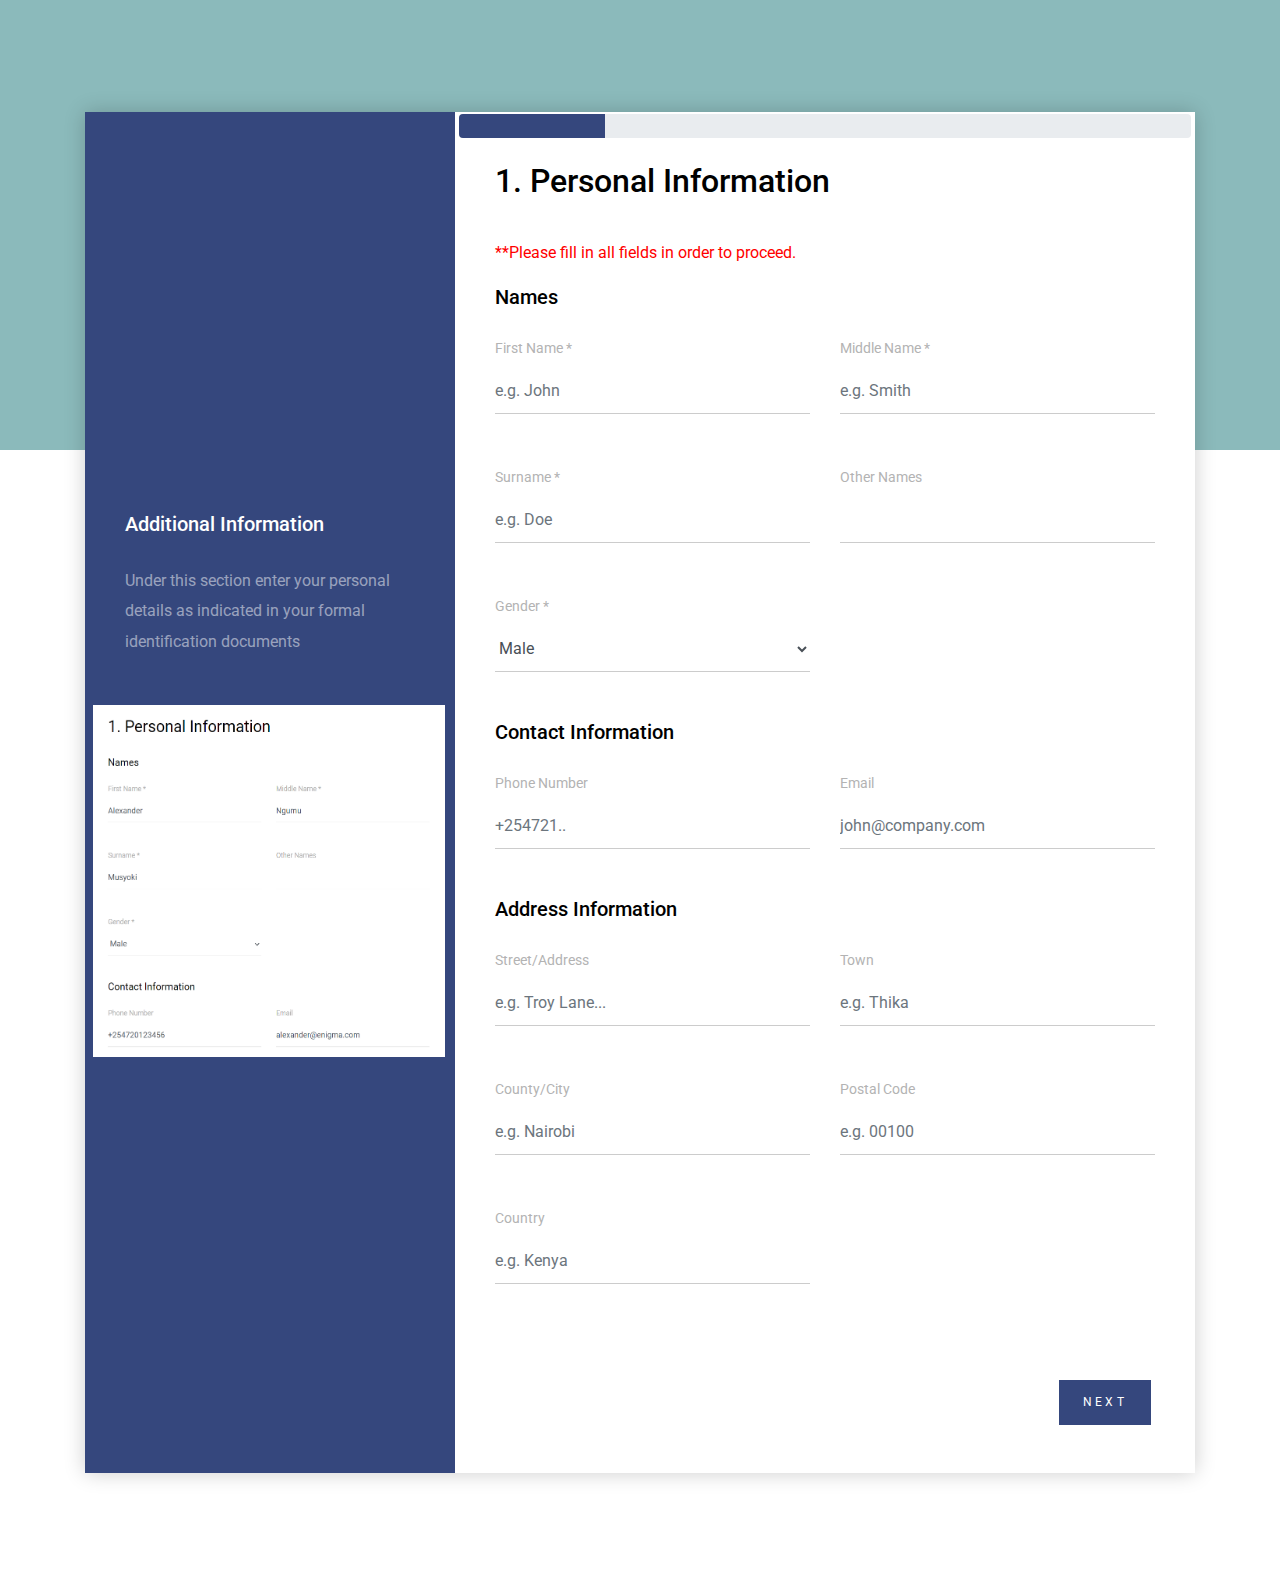
<file: index.html>
<!doctype html>
<html lang="en">
  <head>
    <!-- Required meta tags -->
    <meta charset="utf-8">
    <meta name="viewport" content="width=device-width, initial-scale=1, shrink-to-fit=no">
    <link href="https://fonts.googleapis.com/css?family=Roboto:400,700,900&display=swap" rel="stylesheet">

    <link rel="stylesheet" href="fonts/icomoon/style.css">


    <!-- Bootstrap CSS -->
    <link rel="stylesheet" href="css/bootstrap.min.css">
    
    <!-- Style -->
    <link rel="stylesheet" href="css/style.css">

    <title>Scholarship Form</title>
  </head>
  <body>
  

  <div class="content">
    
    <div class="container">
      <div class="row align-items-stretch no-gutters contact-wrap">
        <div class="col-md-4">
          <div class="contact-info h-100">
            <h3>Additional Information</h3>
            <p class="mb-5">Under this section enter your personal details as indicated in your formal identification documents</p>
            <img src="images/personal-filled.png" alt="">
          </div>
        </div>

        <div class="col-md-8">
          <div class="form h-100">
            <div class="progress" style="height: 2em; margin-top: -3.2em; margin-bottom: 2em; margin-left: -3em; width: 61em">
              <div class="progress-bar" role="progressbar" style="width: 20%; background: #35477d" aria-valuenow="25" aria-valuemin="0" aria-valuemax="100"></div>
            </div>

            <h2>1. Personal Information</h2>
            <form class="mb-5" method="post" id="contactForm" autocomplete="on" name="contactForm">
              <p style="color:red">**Please fill in all fields in order to proceed.</p>
              <h5>Names</h5>
              <div class="row">
                <div class="col-md-6 form-group mb-5">
                  <label for="" class="col-form-label">First Name *</label>
                  <input type="text" class="form-control c-error c-validation" name="firstName" id="firstName"  placeholder="e.g. John">
                </div>
                <div class="col-md-6 form-group mb-5">
                  <label for="" class="col-form-label">Middle Name *</label>
                  <input type="text" class="form-control" name="midName" id="midName"  placeholder="e.g. Smith">
                </div>
                <div class="col-md-6 form-group mb-5">
                  <label for="" class="col-form-label">Surname *</label>
                  <input type="text" class="form-control" name="surname" id="surname"  placeholder="e.g. Doe">
                </div>
                <div class="col-md-6 form-group mb-5">
                  <label for="" class="col-form-label">Other Names</label>
                  <input type="text" class="form-control" name="otherNames"  placeholder="">
                </div>
                <div class="col-md-6 form-group mb-5">
                  <label for="gender" class="col-form-label">Gender *</label>
                  <select  name="gender" class="form-control" id="gender">
                    <option value="male">Male</option>
                    <option value="female">Female</option>
                  </select>
                </div>
              </div>

              <h5>Contact Information</h5>
              <div class="row">
                <div class="col-md-6 form-group mb-5">
                  <label for="" class="col-form-label">Phone Number</label>
                  <input type="text" class="form-control"  name="phone" id="phone" placeholder="+254721..">
                </div>
                <div class="col-md-6 form-group mb-5">
                  <label for="" class="col-form-label">Email</label>
                  <input type="text" class="form-control"  name="email" id="email"  placeholder="john@company.com">
                </div>
              </div>

              <h5>Address Information</h5>
              <div class="row">
                <div class="col-md-6 form-group mb-5">
                  <label for="" class="col-form-label">Street/Address</label>
                  <input type="text" class="form-control"  name="street" id="street" placeholder="e.g. Troy Lane...">
                </div>
                <div class="col-md-6 form-group mb-5">
                  <label for="" class="col-form-label">Town</label>
                  <input type="text" class="form-control"  name="town" id="town"  placeholder="e.g. Thika">
                </div>
                <div class="col-md-6 form-group mb-5">
                  <label for="" class="col-form-label">County/City</label>
                  <input type="text" class="form-control"  name="county" id="county"  placeholder="e.g. Nairobi">
                </div>
                <div class="col-md-6 form-group mb-5">
                  <label for="" class="col-form-label">Postal Code</label>
                  <input type="text" class="form-control" name="postal" id="postal"  placeholder="e.g. 00100">
                </div>
                <div class="col-md-6 form-group mb-5">
                  <label for="" class="col-form-label">Country</label>
                  <input type="text" class="form-control"  name="country" id="country"  placeholder="e.g. Kenya">
                </div>
              </div>
            </form>
            <div style="float: left;" class="row">
              <div style="margin-left: 4.5em" class="col-md-1 form-group mb-5">
                <form method="GET" action="education.html">
                  <button id="next" class="btn btn-primary rounded-0 py-2 px-4">Next</button>
                </form>  </div>
            </div>
          </div>
        </div>
      </div>
    </div>

  </div>

    <script src="js/jquery-3.3.1.min.js"></script>
    <script src="js/popper.min.js"></script>
    <script src="js/bootstrap.min.js"></script>
    <script src="js/jquery.validate.min.js"></script>
    <script src="js/main.js"></script>

  </body>
</html>
</file>
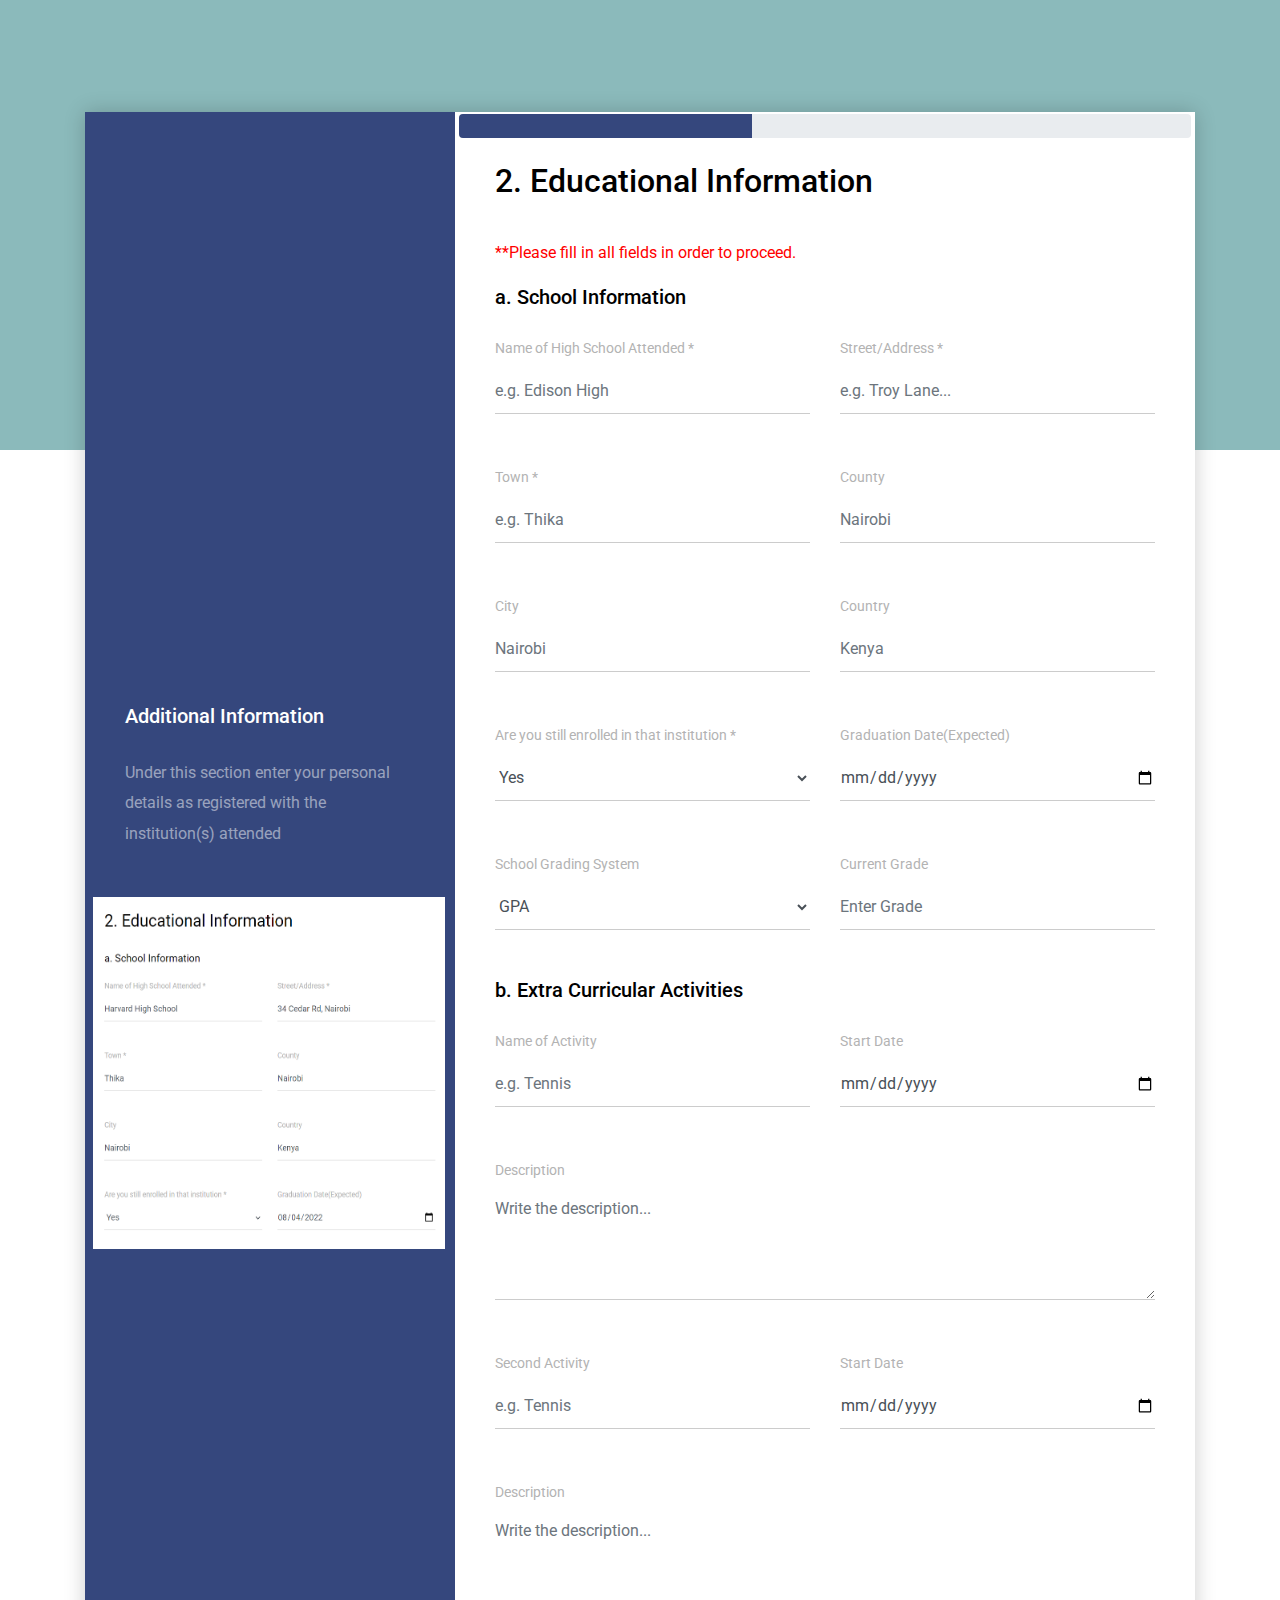
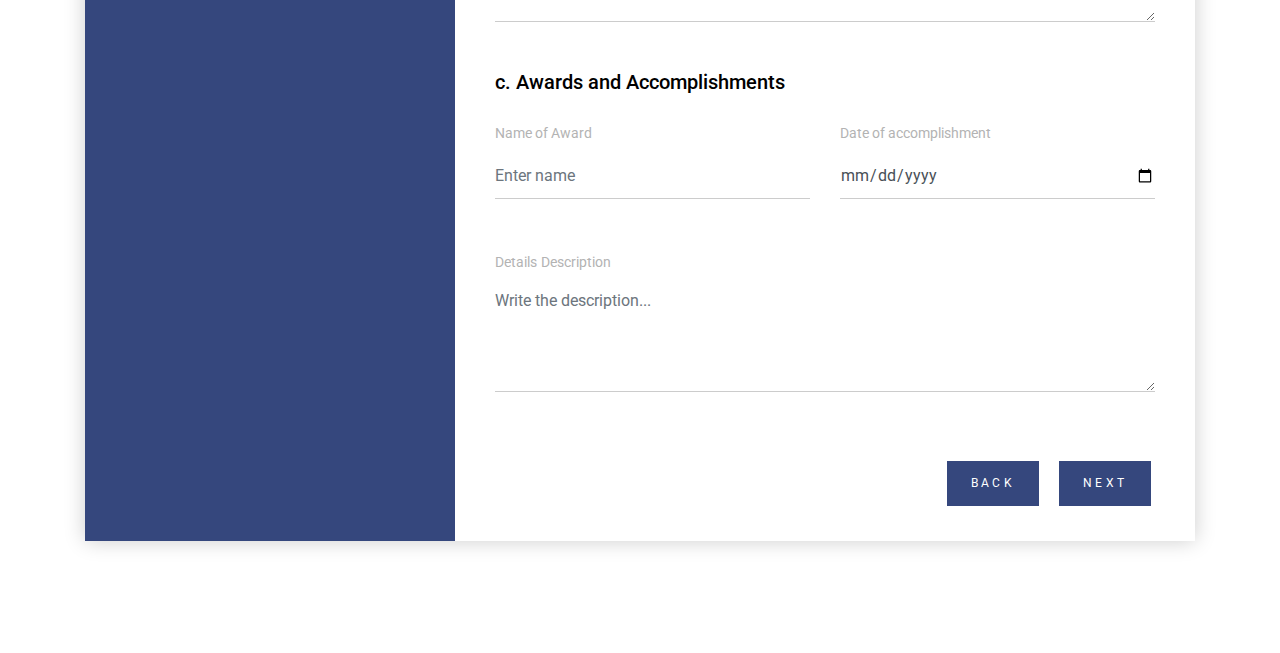
<file: education.html>
<!doctype html>
<html lang="en">
  <head>
    <!-- Required meta tags -->
    <meta charset="utf-8">
    <meta name="viewport" content="width=device-width, initial-scale=1, shrink-to-fit=no">
    <link href="https://fonts.googleapis.com/css?family=Roboto:400,700,900&display=swap" rel="stylesheet">

    <link rel="stylesheet" href="fonts/icomoon/style.css">


    <!-- Bootstrap CSS -->
    <link rel="stylesheet" href="css/bootstrap.min.css">
    
    <!-- Style -->
    <link rel="stylesheet" href="css/style.css">

    <title>Scholarship Form</title>
  </head>
  <body>
  

  <div class="content">
    <div class="container">
      <div class="row align-items-stretch no-gutters contact-wrap">
        <div class="col-md-4">
          <div style="padding-top: 37em !important" class="contact-info h-100">
            <h3>Additional Information</h3>
            <p class="mb-5">Under this section enter your personal details as registered with the institution(s) attended</p>
            <img src="images/educational-filled.png" alt="">
          </div>
        </div>

        <div class="col-md-8">
          <div class="form h-100">
            <div class="progress" style="height: 2em; margin-top: -3.2em; margin-bottom: 2em; margin-left: -3em; width: 61em">
              <div class="progress-bar" role="progressbar" style="width: 40%; background: #35477d" aria-valuenow="25" aria-valuemin="0" aria-valuemax="100"></div>
            </div>

            <h2>2. Educational Information</h2>

            <form class="mb-5" method="post" id="contactForm" name="contactForm">
              <p style="color:red">**Please fill in all fields in order to proceed.</p>
              <h5>a. School Information</h5>
              <div class="row">
                <div class="col-md-6 form-group mb-5">
                  <label for="" class="col-form-label">Name of High School Attended *</label>
                  <input type="text" class="form-control" required name="name" id="highName" placeholder="e.g. Edison High">
                </div>
                <div class="col-md-6 form-group mb-5">
                  <label for="" class="col-form-label">Street/Address *</label>
                  <input type="text" class="form-control" required name="name" id="street"  placeholder="e.g. Troy Lane...">
                </div>
                <div class="col-md-6 form-group mb-5">
                  <label for="" class="col-form-label">Town *</label>
                  <input type="text" class="form-control" required name="name" id="town"  placeholder="e.g. Thika">
                </div>
                <div class="col-md-6 form-group mb-5">
                  <label for="" class="col-form-label">County</label>
                  <input type="text" class="form-control" required name="name" id="county"  placeholder="Nairobi">
                </div>
                <div class="col-md-6 form-group mb-5">
                    <label for="" class="col-form-label">City</label>
                    <input type="text" class="form-control" required name="name" id="city"  placeholder="Nairobi">
                </div>
                <div class="col-md-6 form-group mb-5">
                    <label for="" class="col-form-label">Country</label>
                    <input type="text" class="form-control" required name="name" id="country"  placeholder="Kenya">
                </div>
                <div class="col-md-6 form-group mb-5">
                  <label for="gender" class="col-form-label">Are you still enrolled in that institution *</label>
                  <select name="gender" class="form-control" required id="enrol">
                    <option value="yes">Yes</option>
                    <option value="no">No</option>
                  </select>
                </div>
                <div class="col-md-6 form-group mb-5">
                    <label for="" class="col-form-label">Graduation Date(Expected) </label>
                    <input type="date" class="form-control" required name="name" id="gradDate"  placeholder="Kenya">
                  </div>
                  <div class="col-md-6 form-group mb-5">
                    <label for="" class="col-form-label">School Grading System </label>
                    <select name="grading" class="form-control" required id="grading">
                        <option value="gpa">GPA</option>
                        <option value="igcse">IGCSE</option>
                        <option value="kcse">KCSE</option>
                      </select>
                  </div>
                  <div class="col-md-6 form-group mb-5">
                    <label for="" class="col-form-label">Current Grade </label>
                    <input type="text" class="form-control" required name="name" id="cGrade"  placeholder="Enter Grade">
                  </div>
              </div>

              <h5>b. Extra Curricular Activities</h5>
              <div class="row">
                <div class="col-md-6 form-group mb-5">
                  <label for="" class="col-form-label">Name of Activity</label>
                  <input type="text" class="form-control" name="phone" id="phone" placeholder="e.g. Tennis">
                </div>
                <div class="col-md-6 form-group mb-5">
                  <label for="" class="col-form-label">Start Date</label>
                  <input type="date" class="form-control" name="email" id="email"  placeholder="">
                </div>
                <div class="col-md-12 form-group mb-5">
                    <label for="message" class="col-form-label">Description</label>
                    <textarea class="form-control" name="message" id="message" cols="30" rows="4"  placeholder="Write the description..."></textarea>
                </div>
              </div>
              <div class="row">
                <div class="col-md-6 form-group mb-5">
                  <label for="" class="col-form-label">Second Activity</label>
                  <input type="text" class="form-control" name="phone" id="phone" placeholder="e.g. Tennis">
                </div>
                <div class="col-md-6 form-group mb-5">
                  <label for="" class="col-form-label">Start Date</label>
                  <input type="date" class="form-control" name="date" id="date"  placeholder="">
                </div>
                <div class="col-md-12 form-group mb-5">
                    <label for="message" class="col-form-label">Description</label>
                    <textarea class="form-control" name="message" id="message" cols="30" rows="4"  placeholder="Write the description..."></textarea>
                </div>
              </div>

              <h5>c. Awards and Accomplishments</h5>
              <div class="row">
                <div class="col-md-6 form-group mb-5">
                  <label for="" class="col-form-label">Name of Award</label>
                  <input type="text" class="form-control" name="street" id="street" placeholder="Enter name">
                </div>
                <div class="col-md-6 form-group mb-5">
                  <label for="" class="col-form-label">Date of accomplishment</label>
                  <input type="date" class="form-control" name="town" id="town"  placeholder="e.g. London">
                </div>
                <div class="col-md-12 form-group mb-5">
                  <label for="" class="col-form-label">Details</label>
                  <label for="message" class="col-form-label">Description</label>
                    <textarea class="form-control" name="message" id="message" cols="30" rows="4"  placeholder="Write the description..."></textarea>
                </div>
                </div>
              </div>
            </form>
            <div style="float: left; margin-top: -5em" class="row">
              <div style="margin-left: 0em" class="col-md-1 form-group mb-5">
                  <form method="GET" action="index.html">
                    <button  class="btn btn-primary rounded-0 py-2 px-4">Back</button>   
                  </form>
              </div>

              <div style="margin-left: 3em" class="col-md-1 form-group mb-5">
                <form method="GET" action="scholarship.html">
                  <button id="next" class="btn btn-primary rounded-0 py-2 px-4">Next</button>
                  </form>
                </div>
            </div>

          </div>
        </div>
      </div>
    </div>

  </div>
    
    

    <script src="js/jquery-3.3.1.min.js"></script>
    <script src="js/popper.min.js"></script>
    <script src="js/bootstrap.min.js"></script>
    <script src="js/jquery.validate.min.js"></script>
    <script src="js/main.js"></script>

  </body>
</html>
</file>
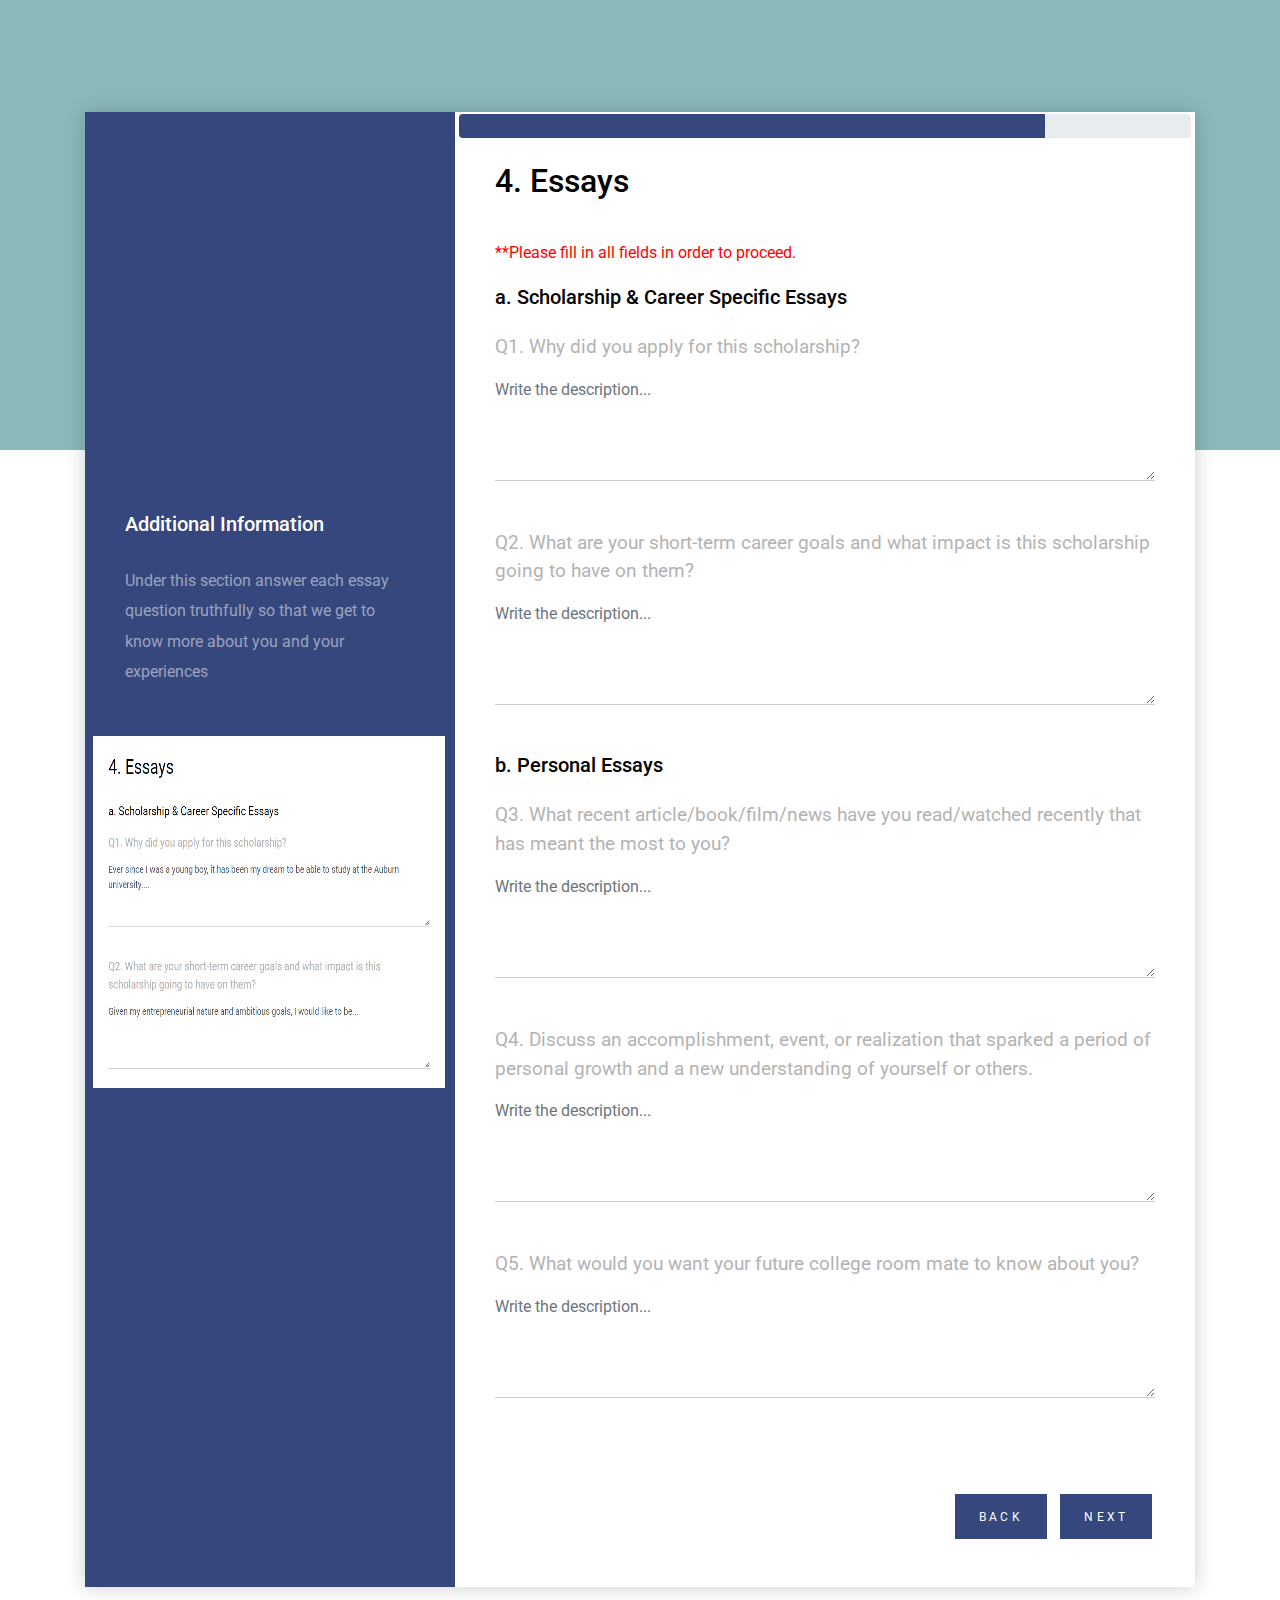
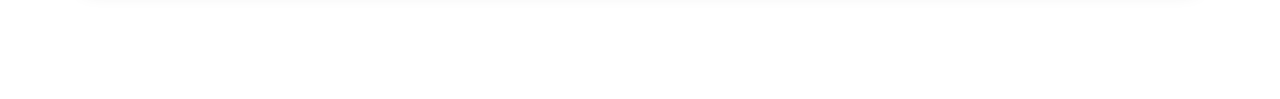
<file: essays.html>
<!doctype html>
<html lang="en">
  <head>
    <!-- Required meta tags -->
    <meta charset="utf-8">
    <meta name="viewport" content="width=device-width, initial-scale=1, shrink-to-fit=no">
    <link href="https://fonts.googleapis.com/css?family=Roboto:400,700,900&display=swap" rel="stylesheet">

    <link rel="stylesheet" href="fonts/icomoon/style.css">


    <!-- Bootstrap CSS -->
    <link rel="stylesheet" href="css/bootstrap.min.css">
    
    <!-- Style -->
    <link rel="stylesheet" href="css/style.css">

    <title>Scholarship Form</title>
  </head>
  <body>
  

  <div class="content">
    
    <div class="container">
      <div class="row align-items-stretch no-gutters contact-wrap">
        <div class="col-md-4">
          <div class="contact-info h-100">
            
            <h3>Additional Information</h3>
            <p class="mb-5">Under this section answer each essay question truthfully so that we get to know more about you and your experiences </p>
            <img src="images/essays-filled.png" alt="">
          </div>
        </div>

        <div class="col-md-8">
          <div class="form h-100">
            <div class="progress" style="height: 2em; margin-top: -3.2em; margin-bottom: 2em; margin-left: -3em; width: 61em">
              <div class="progress-bar" role="progressbar" style="width: 80%; background: #35477d" aria-valuenow="25" aria-valuemin="0" aria-valuemax="100"></div>
            </div>

            <h2>4. Essays</h2>
            <p style="color:red">**Please fill in all fields in order to proceed.</p>
            <form class="mb-5" method="post" id="contactForm" name="contactForm">
              <h5>a. Scholarship & Career Specific Essays</h5>
              <!-- <p style="color: red">NB:- Please specify only universities in Alabama or Texas</p> -->
              <div class="row">
                <div class="col-md-12 form-group mb-5">
                    <label style="font-size: 1.2em" for="message" class="col-form-label">Q1. Why did you apply for this scholarship?</label>
                    <textarea class="form-control" name="message" required id="message" cols="30" rows="4"  placeholder="Write the description..."></textarea>
                </div>
                <div class="col-md-12 form-group mb-5">
                    <label style="font-size: 1.2em" for="message" class="col-form-label">Q2. What are your short-term career goals and what impact is this scholarship going to have on them?</label>
                    <textarea class="form-control" name="message" required id="message" cols="30" rows="4"  placeholder="Write the description..."></textarea>
                </div>
              </div>

              <h5>b. Personal Essays</h5>
              <div class="row">
                <div class="col-md-12 form-group mb-5">
                    <label style="font-size: 1.2em" for="message" class="col-form-label">Q3. What recent article/book/film/news have you read/watched recently that has meant the most to you?
                    </label>
                    <textarea class="form-control" name="message" required id="message" cols="30" rows="4"  placeholder="Write the description..."></textarea>
                </div>

                <div class="col-md-12 form-group mb-5">
                    <label style="font-size: 1.2em" for="message" class="col-form-label">Q4. Discuss an accomplishment, event, or realization that sparked a period of personal growth and a new understanding of yourself or others.
                    </label>
                    <textarea class="form-control" name="message" required id="message" cols="30" rows="4"  placeholder="Write the description..."></textarea>
                </div>

                <div class="col-md-12 form-group mb-5">
                    <label style="font-size: 1.2em" for="message" class="col-form-label">Q5. What would you want your future college room mate to know about you? 
                    </label>
                    <textarea class="form-control" name="message" required id="message" cols="30" rows="4"  placeholder="Write the description..."></textarea>
                </div>
              </div>
            </form>
            <div style="float: left;" class="row">
              <div style="margin-left: -2em" class="col-md-1 form-group mb-5">
                <form method="GET" action="scholarship.html">
                  <button  class="btn btn-primary rounded-0 py-2 px-4">Back</button>   
                </form>
              </div>

              <div style="margin-left: 3em" class="col-md-1 form-group mb-5">
                <form method="GET" action="oaths.html">
                  <button  class="btn btn-primary rounded-0 py-2 px-4">Next</button>   
                </form>
              </div>
            </div>

          </div>
        </div>
      </div>
    </div>

  </div>
    
    

    <script src="js/jquery-3.3.1.min.js"></script>
    <script src="js/popper.min.js"></script>
    <script src="js/bootstrap.min.js"></script>
    <script src="js/jquery.validate.min.js"></script>
    <script src="js/main.js"></script>

  </body>
</html>
</file>
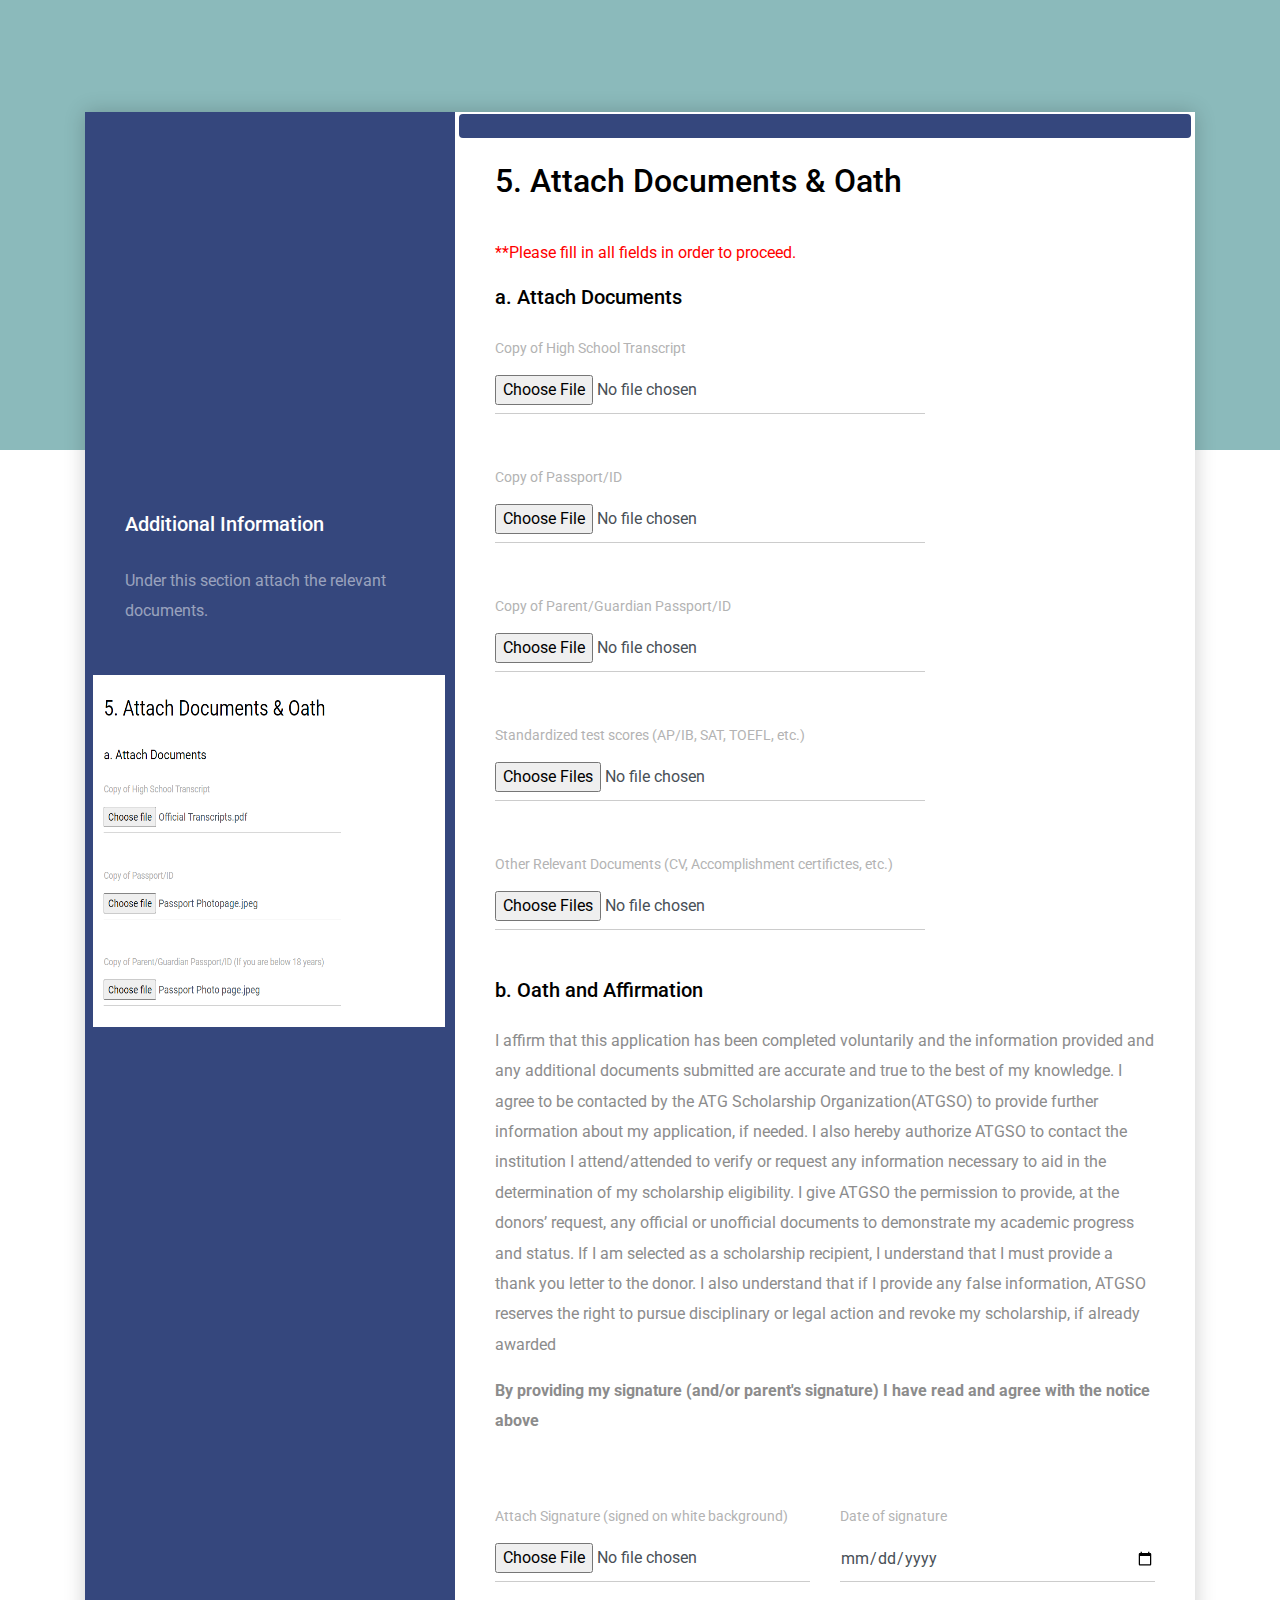
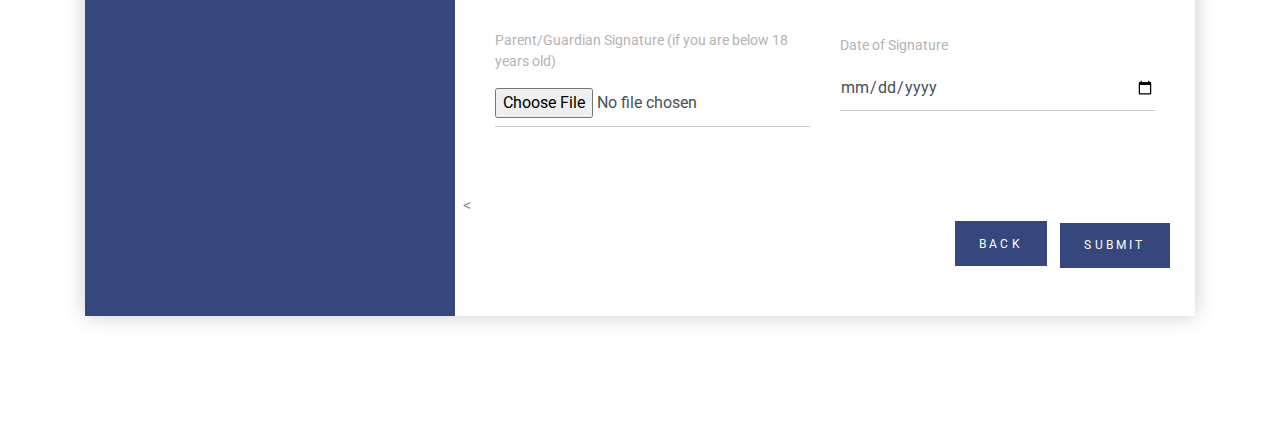
<file: oaths.html>
<!doctype html>
<html lang="en">
  <head>
    <!-- Required meta tags -->
    <meta charset="utf-8">
    <meta name="viewport" content="width=device-width, initial-scale=1, shrink-to-fit=no">
    <link href="https://fonts.googleapis.com/css?family=Roboto:400,700,900&display=swap" rel="stylesheet">

    <link rel="stylesheet" href="fonts/icomoon/style.css">


    <!-- Bootstrap CSS -->
    <link rel="stylesheet" href="css/bootstrap.min.css">
    
    <!-- Style -->
    <link rel="stylesheet" href="css/style.css">

    <title>Scholarship Form</title>
  </head>
  <body>
  

  <div class="content">
    
    <div class="container">
      <div class="row align-items-stretch no-gutters contact-wrap">
        <div class="col-md-4">
          <div class="contact-info h-100">
            <h3>Additional Information</h3>
            <p class="mb-5">Under this section attach the relevant documents.</p>
            <img src="images/oaths-filled.png" alt="">
          </div>
        </div>

        <div class="col-md-8">
          <div class="form h-100">
            <form class="mb-5" method="post" id="contactForm" name="contactForm">
              <div class="progress" style="height: 2em; margin-top: -3.2em; margin-bottom: 2em; margin-left: -3em; width: 61em">
                <div class="progress-bar" role="progressbar" style="width: 100%; background: #35477d" aria-valuenow="25" aria-valuemin="0" aria-valuemax="100"></div>
              </div>
              <h2>5. Attach Documents & Oath</h2>
              <p style="color:red">**Please fill in all fields in order to proceed.</p>

              <h5>a. Attach Documents</h5>
              <div class="row">
                <div class="col-md-8 form-group mb-5">
                  <label for="" class="col-form-label">Copy of High School Transcript</label>
                  <input type="file" class="form-control" required name="name" id="name">
                </div>
                <div class="col-md-8 form-group mb-5">
                  <label for="" class="col-form-label">Copy of Passport/ID</label>
                  <input type="file" class="form-control" required name="name" id="name">
                </div>
                <div class="col-md-8 form-group mb-5">
                  <label for="" class="col-form-label">Copy of Parent/Guardian Passport/ID</label>
                  <input type="file" class="form-control" required name="name" id="name">
                </div>
                <div class="col-md-8 form-group mb-5">
                  <label for="" class="col-form-label">Standardized test scores (AP/IB, SAT, TOEFL, etc.)</label>
                  <input type="file" class="form-control" required multiple name="name" id="name">
                </div>
                <div class="col-md-8 form-group mb-5">
                  <label for="" class="col-form-label">Other Relevant Documents (CV, Accomplishment certifictes, etc.)</label>
                  <input type="file" class="form-control" multiple name="name" id="name">
                </div>
              </div>

              <h5>b. Oath and Affirmation</h5>
              <div class="row">
                <div class="col-md-12 form-group mb-5">
                  <p>I affirm that this application has been
                    completed voluntarily and the information provided and any additional documents submitted
                    are accurate and true to the best of my knowledge. I agree to be contacted by the ATG Scholarship Organization(ATGSO)
                    to provide further information about my application, if
                    needed. I also hereby authorize ATGSO to contact the institution I attend/attended to verify or
                    request any information necessary to aid in the determination of my scholarship eligibility. I
                    give ATGSO the permission to provide, at the donors’ request, any official or unofficial
                    documents to demonstrate my academic progress and status. If I am selected as a scholarship
                    recipient, I understand that I must provide a thank you letter to the donor. I also understand
                    that if I provide any false information, ATGSO reserves the right to pursue disciplinary or legal
                    action and revoke my scholarship, if already awarded</p>
                    <strong><p>By providing my signature (and/or parent's signature) I have read and agree with the notice above</p></strong>
                </div>
                <div class="col-md-6 form-group mb-5">
                  <label for="" class="col-form-label">Attach Signature (signed on white background)</label>
                  <input type="file" class="form-control" required name="street" id="street">
                </div>
                <div class="col-md-6 form-group mb-5">
                  <label for="" class="col-form-label">Date of signature</label>
                  <input type="date" class="form-control"required name="town" id="town">
                </div>
                <div class="col-md-6 form-group mb-5">
                  <label for="" class="col-form-label">Parent/Guardian Signature (if you are below 18 years old)</label>
                  <input type="file" class="form-control" required name="town" id="town">
                </div>
                <div class="col-md-6 form-group mb-5">
                  <label for="" class="col-form-label">Date of Signature</label>
                  <input type="date" class="form-control" required name="town" id="town">
                </div>
              </div>
            </form>
            <div style="float: left;" class="row">
              <div style="margin-left: -2em; margin-top: -1.99em" class="col-md-1 form-group mb-5">
                  <<form method="GET" action="essays.html">
                    <button  class="btn btn-primary rounded-0 py-2 px-4">Back</button>   
                  </form>
              </div>

              <div style="margin-left: 3em" class="col-md-1 form-group mb-5">
                <form method="GET" action="main.html">
                  <button  class="btn btn-primary rounded-0 py-2 px-4">Submit</button>   
                </form>
              </div>
            </div>

          </div>
        </div>
      </div>
    </div>

  </div>
    
    

    <script src="js/jquery-3.3.1.min.js"></script>
    <script src="js/popper.min.js"></script>
    <script src="js/bootstrap.min.js"></script>
    <script src="js/jquery.validate.min.js"></script>
    <script src="js/main.js"></script>

  </body>
</html>
</file>
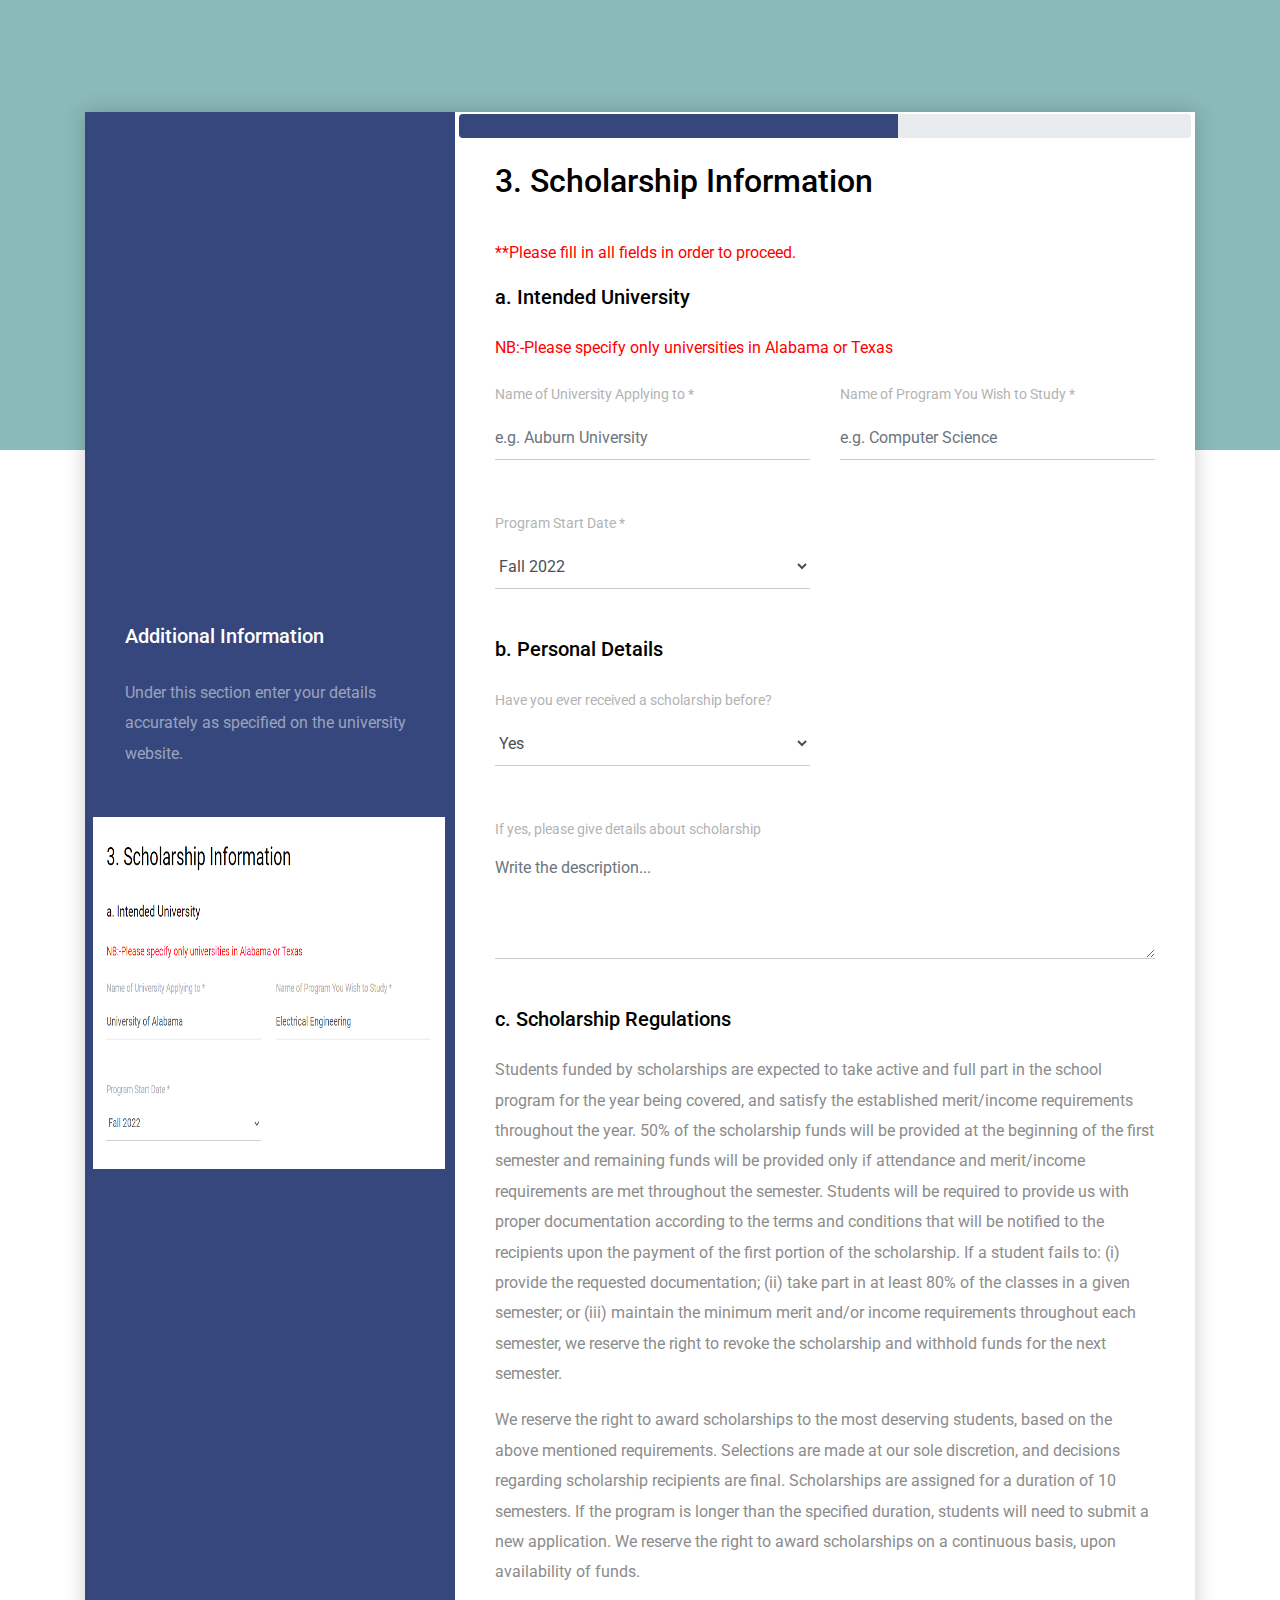
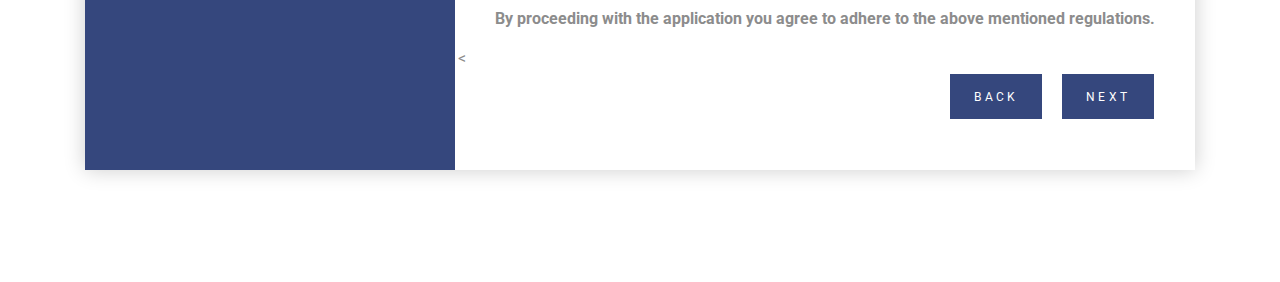
<file: scholarship.html>
<!doctype html>
<html lang="en">
  <head>
    <!-- Required meta tags -->
    <meta charset="utf-8">
    <meta name="viewport" content="width=device-width, initial-scale=1, shrink-to-fit=no">
    <link href="https://fonts.googleapis.com/css?family=Roboto:400,700,900&display=swap" rel="stylesheet">

    <link rel="stylesheet" href="fonts/icomoon/style.css">


    <!-- Bootstrap CSS -->
    <link rel="stylesheet" href="css/bootstrap.min.css">
    
    <!-- Style -->
    <link rel="stylesheet" href="css/style.css">

    <title>Scholarship Form</title>
  </head>
  <body>
  

  <div class="content">
    
    <div class="container">
      <div class="row align-items-stretch no-gutters contact-wrap">
        <div class="col-md-4">
          <div style="padding-top: 32em !important" class="contact-info h-100">
            <h3>Additional Information</h3>
            <p class="mb-5">Under this section enter your details accurately as specified on the university website. </p>
            <img src="images/scholarship-filled.png" alt="">
          </div>
        </div>

        <div class="col-md-8">
          <div class="form h-100">
            <div class="progress" style="height: 2em; margin-top: -3.2em; margin-bottom: 2em; margin-left: -3em; width: 61em">
              <div class="progress-bar" role="progressbar" style="width: 60%; background: #35477d" aria-valuenow="25" aria-valuemin="0" aria-valuemax="100"></div>
            </div>
            
            <h2>3. Scholarship Information</h2>
            <p style="color:red">**Please fill in all fields in order to proceed.</p>
            <form class="mb-5" method="post" id="contactForm" name="contactForm">
              <h5>a. Intended University</h5>
              <p style="color: red">NB:-Please specify only universities in Alabama or Texas</p>
              <div class="row">
                <div class="col-md-6 form-group mb-5">
                  <label for="" class="col-form-label">Name of University Applying to *</label>
                  <input type="text" class="form-control" required name="name" id="name" placeholder="e.g. Auburn University">
                </div>
                <div class="col-md-6 form-group mb-5">
                  <label for="" class="col-form-label">Name of Program You Wish to Study *</label>
                  <input type="text" class="form-control" required name="name" id="name"  placeholder="e.g. Computer Science">
                </div>
                <div class="col-md-6 form-group mb-5">
                  <label for="" class="col-form-label">Program Start Date *</label>
                  <select name="scholarship" required class="form-control" id="gender">
                    <option value="fall">Fall 2022</option>
                    <option value="spring">Spring 2023</option>
                  </select>
                </div>
              </div>

              <h5>b. Personal Details</h5>
              <div class="row">
                <div class="col-md-6 form-group mb-5">
                  <label for="" class="col-form-label">Have you ever received a scholarship before?</label>
                  <select name="scholarship" required class="form-control" id="gender">
                    <option value="yes">Yes</option>
                    <option value="no">No</option>
                  </select>
                </div>
                <div class="col-md-12 form-group mb-5">
                    <label for="message" class="col-form-label">If yes, please give details about scholarship</label>
                    <textarea class="form-control" name="message" id="message" cols="30" rows="4"  placeholder="Write the description..."></textarea>
                </div>
              </div>
              

              <h5>c. Scholarship Regulations</h5>
              <div class="row">
                <div class="col-md-12 form-group mb-5">
                    <p>Students funded by scholarships are expected to take active and full part in the school
                        program for the year being covered, and satisfy the established merit/income requirements
                        throughout the year. 50% of the scholarship funds will be provided at the beginning of the
                        first semester and remaining funds will be provided only if attendance and merit/income
                        requirements are met throughout the semester. Students will be required to provide us with
                        proper documentation according to the terms and conditions that will be notified to the
                        recipients upon the payment of the first portion of the scholarship. If a student fails to: (i)
                        provide the requested documentation; (ii) take part in at least 80% of the classes in a given
                        semester; or (iii) maintain the minimum merit and/or income requirements throughout each
                        semester, we reserve the right to revoke the scholarship and withhold funds for the next
                        semester.
                    </p>
                    <p>
                        We reserve the right to award scholarships to the most deserving students, based on the
                        above mentioned requirements. Selections are made at our sole discretion, and decisions
                        regarding scholarship recipients are final. Scholarships are assigned for a duration of 10 semesters.
                        If the program is longer than the specified duration, students will need to submit a new application. We
                        reserve the right to award scholarships on a continuous basis, upon availability of funds.
                    </p>
                    <strong><span>By proceeding with the application you agree to adhere to the above mentioned regulations.</span></strong>
                </div>
                </div>
              </div>
              </div>
            </form>
            <div style="float: left; margin-top: -6em; margin-left:22.5em" class="row">
              <div style="margin-left: -0.1em; margin-top: -1.9em" class="col-md-1 form-group mb-5">
                  <<form method="GET" action="education.html">
                    <button  class="btn btn-primary rounded-0 py-2 px-4">Back</button>   
                  </form>
              </div>

              <div style="margin-left: 3em" class="col-md-1 form-group mb-5">
                <form method="GET" action="essays.html">
                  <button  class="btn btn-primary rounded-0 py-2 px-4">Next</button>   
                </form>
              </div>
            </div>

            
          </div>
        </div>
      </div>
    </div>

  </div>
    
    

    <script src="js/jquery-3.3.1.min.js"></script>
    <script src="js/popper.min.js"></script>
    <script src="js/bootstrap.min.js"></script>
    <script src="js/jquery.validate.min.js"></script>
    <script src="js/main.js"></script>

  </body>
</html>
</file>
<file: fonts/icomoon/style.css>
@font-face {
  font-family: 'icomoon';
  src:  url('fonts/icomoon.eot?10si43');
  src:  url('fonts/icomoon.eot?10si43#iefix') format('embedded-opentype'),
    url('fonts/icomoon.ttf?10si43') format('truetype'),
    url('fonts/icomoon.woff?10si43') format('woff'),
    url('fonts/icomoon.svg?10si43#icomoon') format('svg');
  font-weight: normal;
  font-style: normal;
}

[class^="icon-"], [class*=" icon-"] {
  /* use !important to prevent issues with browser extensions that change fonts */
  font-family: 'icomoon' !important;
  speak: none;
  font-style: normal;
  font-weight: normal;
  font-variant: normal;
  text-transform: none;
  line-height: 1;

  /* Better Font Rendering =========== */
  -webkit-font-smoothing: antialiased;
  -moz-osx-font-smoothing: grayscale;
}

.icon-asterisk:before {
  content: "\f069";
}
.icon-plus:before {
  content: "\f067";
}
.icon-question:before {
  content: "\f128";
}
.icon-minus:before {
  content: "\f068";
}
.icon-glass:before {
  content: "\f000";
}
.icon-music:before {
  content: "\f001";
}
.icon-search:before {
  content: "\f002";
}
.icon-envelope-o:before {
  content: "\f003";
}
.icon-heart:before {
  content: "\f004";
}
.icon-star:before {
  content: "\f005";
}
.icon-star-o:before {
  content: "\f006";
}
.icon-user:before {
  content: "\f007";
}
.icon-film:before {
  content: "\f008";
}
.icon-th-large:before {
  content: "\f009";
}
.icon-th:before {
  content: "\f00a";
}
.icon-th-list:before {
  content: "\f00b";
}
.icon-check:before {
  content: "\f00c";
}
.icon-close:before {
  content: "\f00d";
}
.icon-remove:before {
  content: "\f00d";
}
.icon-times:before {
  content: "\f00d";
}
.icon-search-plus:before {
  content: "\f00e";
}
.icon-search-minus:before {
  content: "\f010";
}
.icon-power-off:before {
  content: "\f011";
}
.icon-signal:before {
  content: "\f012";
}
.icon-cog:before {
  content: "\f013";
}
.icon-gear:before {
  content: "\f013";
}
.icon-trash-o:before {
  content: "\f014";
}
.icon-home:before {
  content: "\f015";
}
.icon-file-o:before {
  content: "\f016";
}
.icon-clock-o:before {
  content: "\f017";
}
.icon-road:before {
  content: "\f018";
}
.icon-download:before {
  content: "\f019";
}
.icon-arrow-circle-o-down:before {
  content: "\f01a";
}
.icon-arrow-circle-o-up:before {
  content: "\f01b";
}
.icon-inbox:before {
  content: "\f01c";
}
.icon-play-circle-o:before {
  content: "\f01d";
}
.icon-repeat:before {
  content: "\f01e";
}
.icon-rotate-right:before {
  content: "\f01e";
}
.icon-refresh:before {
  content: "\f021";
}
.icon-list-alt:before {
  content: "\f022";
}
.icon-lock:before {
  content: "\f023";
}
.icon-flag:before {
  content: "\f024";
}
.icon-headphones:before {
  content: "\f025";
}
.icon-volume-off:before {
  content: "\f026";
}
.icon-volume-down:before {
  content: "\f027";
}
.icon-volume-up:before {
  content: "\f028";
}
.icon-qrcode:before {
  content: "\f029";
}
.icon-barcode:before {
  content: "\f02a";
}
.icon-tag:before {
  content: "\f02b";
}
.icon-tags:before {
  content: "\f02c";
}
.icon-book:before {
  content: "\f02d";
}
.icon-bookmark:before {
  content: "\f02e";
}
.icon-print:before {
  content: "\f02f";
}
.icon-camera:before {
  content: "\f030";
}
.icon-font:before {
  content: "\f031";
}
.icon-bold:before {
  content: "\f032";
}
.icon-italic:before {
  content: "\f033";
}
.icon-text-height:before {
  content: "\f034";
}
.icon-text-width:before {
  content: "\f035";
}
.icon-align-left:before {
  content: "\f036";
}
.icon-align-center:before {
  content: "\f037";
}
.icon-align-right:before {
  content: "\f038";
}
.icon-align-justify:before {
  content: "\f039";
}
.icon-list:before {
  content: "\f03a";
}
.icon-dedent:before {
  content: "\f03b";
}
.icon-outdent:before {
  content: "\f03b";
}
.icon-indent:before {
  content: "\f03c";
}
.icon-video-camera:before {
  content: "\f03d";
}
.icon-image:before {
  content: "\f03e";
}
.icon-photo:before {
  content: "\f03e";
}
.icon-picture-o:before {
  content: "\f03e";
}
.icon-pencil:before {
  content: "\f040";
}
.icon-map-marker:before {
  content: "\f041";
}
.icon-adjust:before {
  content: "\f042";
}
.icon-tint:before {
  content: "\f043";
}
.icon-edit:before {
  content: "\f044";
}
.icon-pencil-square-o:before {
  content: "\f044";
}
.icon-share-square-o:before {
  content: "\f045";
}
.icon-check-square-o:before {
  content: "\f046";
}
.icon-arrows:before {
  content: "\f047";
}
.icon-step-backward:before {
  content: "\f048";
}
.icon-fast-backward:before {
  content: "\f049";
}
.icon-backward:before {
  content: "\f04a";
}
.icon-play:before {
  content: "\f04b";
}
.icon-pause:before {
  content: "\f04c";
}
.icon-stop:before {
  content: "\f04d";
}
.icon-forward:before {
  content: "\f04e";
}
.icon-fast-forward:before {
  content: "\f050";
}
.icon-step-forward:before {
  content: "\f051";
}
.icon-eject:before {
  content: "\f052";
}
.icon-chevron-left:before {
  content: "\f053";
}
.icon-chevron-right:before {
  content: "\f054";
}
.icon-plus-circle:before {
  content: "\f055";
}
.icon-minus-circle:before {
  content: "\f056";
}
.icon-times-circle:before {
  content: "\f057";
}
.icon-check-circle:before {
  content: "\f058";
}
.icon-question-circle:before {
  content: "\f059";
}
.icon-info-circle:before {
  content: "\f05a";
}
.icon-crosshairs:before {
  content: "\f05b";
}
.icon-times-circle-o:before {
  content: "\f05c";
}
.icon-check-circle-o:before {
  content: "\f05d";
}
.icon-ban:before {
  content: "\f05e";
}
.icon-arrow-left:before {
  content: "\f060";
}
.icon-arrow-right:before {
  content: "\f061";
}
.icon-arrow-up:before {
  content: "\f062";
}
.icon-arrow-down:before {
  content: "\f063";
}
.icon-mail-forward:before {
  content: "\f064";
}
.icon-share:before {
  content: "\f064";
}
.icon-expand:before {
  content: "\f065";
}
.icon-compress:before {
  content: "\f066";
}
.icon-exclamation-circle:before {
  content: "\f06a";
}
.icon-gift:before {
  content: "\f06b";
}
.icon-leaf:before {
  content: "\f06c";
}
.icon-fire:before {
  content: "\f06d";
}
.icon-eye:before {
  content: "\f06e";
}
.icon-eye-slash:before {
  content: "\f070";
}
.icon-exclamation-triangle:before {
  content: "\f071";
}
.icon-warning:before {
  content: "\f071";
}
.icon-plane:before {
  content: "\f072";
}
.icon-calendar:before {
  content: "\f073";
}
.icon-random:before {
  content: "\f074";
}
.icon-comment:before {
  content: "\f075";
}
.icon-magnet:before {
  content: "\f076";
}
.icon-chevron-up:before {
  content: "\f077";
}
.icon-chevron-down:before {
  content: "\f078";
}
.icon-retweet:before {
  content: "\f079";
}
.icon-shopping-cart:before {
  content: "\f07a";
}
.icon-folder:before {
  content: "\f07b";
}
.icon-folder-open:before {
  content: "\f07c";
}
.icon-arrows-v:before {
  content: "\f07d";
}
.icon-arrows-h:before {
  content: "\f07e";
}
.icon-bar-chart:before {
  content: "\f080";
}
.icon-bar-chart-o:before {
  content: "\f080";
}
.icon-twitter-square:before {
  content: "\f081";
}
.icon-facebook-square:before {
  content: "\f082";
}
.icon-camera-retro:before {
  content: "\f083";
}
.icon-key:before {
  content: "\f084";
}
.icon-cogs:before {
  content: "\f085";
}
.icon-gears:before {
  content: "\f085";
}
.icon-comments:before {
  content: "\f086";
}
.icon-thumbs-o-up:before {
  content: "\f087";
}
.icon-thumbs-o-down:before {
  content: "\f088";
}
.icon-star-half:before {
  content: "\f089";
}
.icon-heart-o:before {
  content: "\f08a";
}
.icon-sign-out:before {
  content: "\f08b";
}
.icon-linkedin-square:before {
  content: "\f08c";
}
.icon-thumb-tack:before {
  content: "\f08d";
}
.icon-external-link:before {
  content: "\f08e";
}
.icon-sign-in:before {
  content: "\f090";
}
.icon-trophy:before {
  content: "\f091";
}
.icon-github-square:before {
  content: "\f092";
}
.icon-upload:before {
  content: "\f093";
}
.icon-lemon-o:before {
  content: "\f094";
}
.icon-phone:before {
  content: "\f095";
}
.icon-square-o:before {
  content: "\f096";
}
.icon-bookmark-o:before {
  content: "\f097";
}
.icon-phone-square:before {
  content: "\f098";
}
.icon-twitter:before {
  content: "\f099";
}
.icon-facebook:before {
  content: "\f09a";
}
.icon-facebook-f:before {
  content: "\f09a";
}
.icon-github:before {
  content: "\f09b";
}
.icon-unlock:before {
  content: "\f09c";
}
.icon-credit-card:before {
  content: "\f09d";
}
.icon-feed:before {
  content: "\f09e";
}
.icon-rss:before {
  content: "\f09e";
}
.icon-hdd-o:before {
  content: "\f0a0";
}
.icon-bullhorn:before {
  content: "\f0a1";
}
.icon-bell-o:before {
  content: "\f0a2";
}
.icon-certificate:before {
  content: "\f0a3";
}
.icon-hand-o-right:before {
  content: "\f0a4";
}
.icon-hand-o-left:before {
  content: "\f0a5";
}
.icon-hand-o-up:before {
  content: "\f0a6";
}
.icon-hand-o-down:before {
  content: "\f0a7";
}
.icon-arrow-circle-left:before {
  content: "\f0a8";
}
.icon-arrow-circle-right:before {
  content: "\f0a9";
}
.icon-arrow-circle-up:before {
  content: "\f0aa";
}
.icon-arrow-circle-down:before {
  content: "\f0ab";
}
.icon-globe:before {
  content: "\f0ac";
}
.icon-wrench:before {
  content: "\f0ad";
}
.icon-tasks:before {
  content: "\f0ae";
}
.icon-filter:before {
  content: "\f0b0";
}
.icon-briefcase:before {
  content: "\f0b1";
}
.icon-arrows-alt:before {
  content: "\f0b2";
}
.icon-group:before {
  content: "\f0c0";
}
.icon-users:before {
  content: "\f0c0";
}
.icon-chain:before {
  content: "\f0c1";
}
.icon-link:before {
  content: "\f0c1";
}
.icon-cloud:before {
  content: "\f0c2";
}
.icon-flask:before {
  content: "\f0c3";
}
.icon-cut:before {
  content: "\f0c4";
}
.icon-scissors:before {
  content: "\f0c4";
}
.icon-copy:before {
  content: "\f0c5";
}
.icon-files-o:before {
  content: "\f0c5";
}
.icon-paperclip:before {
  content: "\f0c6";
}
.icon-floppy-o:before {
  content: "\f0c7";
}
.icon-save:before {
  content: "\f0c7";
}
.icon-square:before {
  content: "\f0c8";
}
.icon-bars:before {
  content: "\f0c9";
}
.icon-navicon:before {
  content: "\f0c9";
}
.icon-reorder:before {
  content: "\f0c9";
}
.icon-list-ul:before {
  content: "\f0ca";
}
.icon-list-ol:before {
  content: "\f0cb";
}
.icon-strikethrough:before {
  content: "\f0cc";
}
.icon-underline:before {
  content: "\f0cd";
}
.icon-table:before {
  content: "\f0ce";
}
.icon-magic:before {
  content: "\f0d0";
}
.icon-truck:before {
  content: "\f0d1";
}
.icon-pinterest:before {
  content: "\f0d2";
}
.icon-pinterest-square:before {
  content: "\f0d3";
}
.icon-google-plus-square:before {
  content: "\f0d4";
}
.icon-google-plus:before {
  content: "\f0d5";
}
.icon-money:before {
  content: "\f0d6";
}
.icon-caret-down:before {
  content: "\f0d7";
}
.icon-caret-up:before {
  content: "\f0d8";
}
.icon-caret-left:before {
  content: "\f0d9";
}
.icon-caret-right:before {
  content: "\f0da";
}
.icon-columns:before {
  content: "\f0db";
}
.icon-sort:before {
  content: "\f0dc";
}
.icon-unsorted:before {
  content: "\f0dc";
}
.icon-sort-desc:before {
  content: "\f0dd";
}
.icon-sort-down:before {
  content: "\f0dd";
}
.icon-sort-asc:before {
  content: "\f0de";
}
.icon-sort-up:before {
  content: "\f0de";
}
.icon-envelope:before {
  content: "\f0e0";
}
.icon-linkedin:before {
  content: "\f0e1";
}
.icon-rotate-left:before {
  content: "\f0e2";
}
.icon-undo:before {
  content: "\f0e2";
}
.icon-gavel:before {
  content: "\f0e3";
}
.icon-legal:before {
  content: "\f0e3";
}
.icon-dashboard:before {
  content: "\f0e4";
}
.icon-tachometer:before {
  content: "\f0e4";
}
.icon-comment-o:before {
  content: "\f0e5";
}
.icon-comments-o:before {
  content: "\f0e6";
}
.icon-bolt:before {
  content: "\f0e7";
}
.icon-flash:before {
  content: "\f0e7";
}
.icon-sitemap:before {
  content: "\f0e8";
}
.icon-umbrella:before {
  content: "\f0e9";
}
.icon-clipboard:before {
  content: "\f0ea";
}
.icon-paste:before {
  content: "\f0ea";
}
.icon-lightbulb-o:before {
  content: "\f0eb";
}
.icon-exchange:before {
  content: "\f0ec";
}
.icon-cloud-download:before {
  content: "\f0ed";
}
.icon-cloud-upload:before {
  content: "\f0ee";
}
.icon-user-md:before {
  content: "\f0f0";
}
.icon-stethoscope:before {
  content: "\f0f1";
}
.icon-suitcase:before {
  content: "\f0f2";
}
.icon-bell:before {
  content: "\f0f3";
}
.icon-coffee:before {
  content: "\f0f4";
}
.icon-cutlery:before {
  content: "\f0f5";
}
.icon-file-text-o:before {
  content: "\f0f6";
}
.icon-building-o:before {
  content: "\f0f7";
}
.icon-hospital-o:before {
  content: "\f0f8";
}
.icon-ambulance:before {
  content: "\f0f9";
}
.icon-medkit:before {
  content: "\f0fa";
}
.icon-fighter-jet:before {
  content: "\f0fb";
}
.icon-beer:before {
  content: "\f0fc";
}
.icon-h-square:before {
  content: "\f0fd";
}
.icon-plus-square:before {
  content: "\f0fe";
}
.icon-angle-double-left:before {
  content: "\f100";
}
.icon-angle-double-right:before {
  content: "\f101";
}
.icon-angle-double-up:before {
  content: "\f102";
}
.icon-angle-double-down:before {
  content: "\f103";
}
.icon-angle-left:before {
  content: "\f104";
}
.icon-angle-right:before {
  content: "\f105";
}
.icon-angle-up:before {
  content: "\f106";
}
.icon-angle-down:before {
  content: "\f107";
}
.icon-desktop:before {
  content: "\f108";
}
.icon-laptop:before {
  content: "\f109";
}
.icon-tablet:before {
  content: "\f10a";
}
.icon-mobile:before {
  content: "\f10b";
}
.icon-mobile-phone:before {
  content: "\f10b";
}
.icon-circle-o:before {
  content: "\f10c";
}
.icon-quote-left:before {
  content: "\f10d";
}
.icon-quote-right:before {
  content: "\f10e";
}
.icon-spinner:before {
  content: "\f110";
}
.icon-circle:before {
  content: "\f111";
}
.icon-mail-reply:before {
  content: "\f112";
}
.icon-reply:before {
  content: "\f112";
}
.icon-github-alt:before {
  content: "\f113";
}
.icon-folder-o:before {
  content: "\f114";
}
.icon-folder-open-o:before {
  content: "\f115";
}
.icon-smile-o:before {
  content: "\f118";
}
.icon-frown-o:before {
  content: "\f119";
}
.icon-meh-o:before {
  content: "\f11a";
}
.icon-gamepad:before {
  content: "\f11b";
}
.icon-keyboard-o:before {
  content: "\f11c";
}
.icon-flag-o:before {
  content: "\f11d";
}
.icon-flag-checkered:before {
  content: "\f11e";
}
.icon-terminal:before {
  content: "\f120";
}
.icon-code:before {
  content: "\f121";
}
.icon-mail-reply-all:before {
  content: "\f122";
}
.icon-reply-all:before {
  content: "\f122";
}
.icon-star-half-empty:before {
  content: "\f123";
}
.icon-star-half-full:before {
  content: "\f123";
}
.icon-star-half-o:before {
  content: "\f123";
}
.icon-location-arrow:before {
  content: "\f124";
}
.icon-crop:before {
  content: "\f125";
}
.icon-code-fork:before {
  content: "\f126";
}
.icon-chain-broken:before {
  content: "\f127";
}
.icon-unlink:before {
  content: "\f127";
}
.icon-info:before {
  content: "\f129";
}
.icon-exclamation:before {
  content: "\f12a";
}
.icon-superscript:before {
  content: "\f12b";
}
.icon-subscript:before {
  content: "\f12c";
}
.icon-eraser:before {
  content: "\f12d";
}
.icon-puzzle-piece:before {
  content: "\f12e";
}
.icon-microphone:before {
  content: "\f130";
}
.icon-microphone-slash:before {
  content: "\f131";
}
.icon-shield:before {
  content: "\f132";
}
.icon-calendar-o:before {
  content: "\f133";
}
.icon-fire-extinguisher:before {
  content: "\f134";
}
.icon-rocket:before {
  content: "\f135";
}
.icon-maxcdn:before {
  content: "\f136";
}
.icon-chevron-circle-left:before {
  content: "\f137";
}
.icon-chevron-circle-right:before {
  content: "\f138";
}
.icon-chevron-circle-up:before {
  content: "\f139";
}
.icon-chevron-circle-down:before {
  content: "\f13a";
}
.icon-html5:before {
  content: "\f13b";
}
.icon-css3:before {
  content: "\f13c";
}
.icon-anchor:before {
  content: "\f13d";
}
.icon-unlock-alt:before {
  content: "\f13e";
}
.icon-bullseye:before {
  content: "\f140";
}
.icon-ellipsis-h:before {
  content: "\f141";
}
.icon-ellipsis-v:before {
  content: "\f142";
}
.icon-rss-square:before {
  content: "\f143";
}
.icon-play-circle:before {
  content: "\f144";
}
.icon-ticket:before {
  content: "\f145";
}
.icon-minus-square:before {
  content: "\f146";
}
.icon-minus-square-o:before {
  content: "\f147";
}
.icon-level-up:before {
  content: "\f148";
}
.icon-level-down:before {
  content: "\f149";
}
.icon-check-square:before {
  content: "\f14a";
}
.icon-pencil-square:before {
  content: "\f14b";
}
.icon-external-link-square:before {
  content: "\f14c";
}
.icon-share-square:before {
  content: "\f14d";
}
.icon-compass:before {
  content: "\f14e";
}
.icon-caret-square-o-down:before {
  content: "\f150";
}
.icon-toggle-down:before {
  content: "\f150";
}
.icon-caret-square-o-up:before {
  content: "\f151";
}
.icon-toggle-up:before {
  content: "\f151";
}
.icon-caret-square-o-right:before {
  content: "\f152";
}
.icon-toggle-right:before {
  content: "\f152";
}
.icon-eur:before {
  content: "\f153";
}
.icon-euro:before {
  content: "\f153";
}
.icon-gbp:before {
  content: "\f154";
}
.icon-dollar:before {
  content: "\f155";
}
.icon-usd:before {
  content: "\f155";
}
.icon-inr:before {
  content: "\f156";
}
.icon-rupee:before {
  content: "\f156";
}
.icon-cny:before {
  content: "\f157";
}
.icon-jpy:before {
  content: "\f157";
}
.icon-rmb:before {
  content: "\f157";
}
.icon-yen:before {
  content: "\f157";
}
.icon-rouble:before {
  content: "\f158";
}
.icon-rub:before {
  content: "\f158";
}
.icon-ruble:before {
  content: "\f158";
}
.icon-krw:before {
  content: "\f159";
}
.icon-won:before {
  content: "\f159";
}
.icon-bitcoin:before {
  content: "\f15a";
}
.icon-btc:before {
  content: "\f15a";
}
.icon-file:before {
  content: "\f15b";
}
.icon-file-text:before {
  content: "\f15c";
}
.icon-sort-alpha-asc:before {
  content: "\f15d";
}
.icon-sort-alpha-desc:before {
  content: "\f15e";
}
.icon-sort-amount-asc:before {
  content: "\f160";
}
.icon-sort-amount-desc:before {
  content: "\f161";
}
.icon-sort-numeric-asc:before {
  content: "\f162";
}
.icon-sort-numeric-desc:before {
  content: "\f163";
}
.icon-thumbs-up:before {
  content: "\f164";
}
.icon-thumbs-down:before {
  content: "\f165";
}
.icon-youtube-square:before {
  content: "\f166";
}
.icon-youtube:before {
  content: "\f167";
}
.icon-xing:before {
  content: "\f168";
}
.icon-xing-square:before {
  content: "\f169";
}
.icon-youtube-play:before {
  content: "\f16a";
}
.icon-dropbox:before {
  content: "\f16b";
}
.icon-stack-overflow:before {
  content: "\f16c";
}
.icon-instagram:before {
  content: "\f16d";
}
.icon-flickr:before {
  content: "\f16e";
}
.icon-adn:before {
  content: "\f170";
}
.icon-bitbucket:before {
  content: "\f171";
}
.icon-bitbucket-square:before {
  content: "\f172";
}
.icon-tumblr:before {
  content: "\f173";
}
.icon-tumblr-square:before {
  content: "\f174";
}
.icon-long-arrow-down:before {
  content: "\f175";
}
.icon-long-arrow-up:before {
  content: "\f176";
}
.icon-long-arrow-left:before {
  content: "\f177";
}
.icon-long-arrow-right:before {
  content: "\f178";
}
.icon-apple:before {
  content: "\f179";
}
.icon-windows:before {
  content: "\f17a";
}
.icon-android:before {
  content: "\f17b";
}
.icon-linux:before {
  content: "\f17c";
}
.icon-dribbble:before {
  content: "\f17d";
}
.icon-skype:before {
  content: "\f17e";
}
.icon-foursquare:before {
  content: "\f180";
}
.icon-trello:before {
  content: "\f181";
}
.icon-female:before {
  content: "\f182";
}
.icon-male:before {
  content: "\f183";
}
.icon-gittip:before {
  content: "\f184";
}
.icon-gratipay:before {
  content: "\f184";
}
.icon-sun-o:before {
  content: "\f185";
}
.icon-moon-o:before {
  content: "\f186";
}
.icon-archive:before {
  content: "\f187";
}
.icon-bug:before {
  content: "\f188";
}
.icon-vk:before {
  content: "\f189";
}
.icon-weibo:before {
  content: "\f18a";
}
.icon-renren:before {
  content: "\f18b";
}
.icon-pagelines:before {
  content: "\f18c";
}
.icon-stack-exchange:before {
  content: "\f18d";
}
.icon-arrow-circle-o-right:before {
  content: "\f18e";
}
.icon-arrow-circle-o-left:before {
  content: "\f190";
}
.icon-caret-square-o-left:before {
  content: "\f191";
}
.icon-toggle-left:before {
  content: "\f191";
}
.icon-dot-circle-o:before {
  content: "\f192";
}
.icon-wheelchair:before {
  content: "\f193";
}
.icon-vimeo-square:before {
  content: "\f194";
}
.icon-try:before {
  content: "\f195";
}
.icon-turkish-lira:before {
  content: "\f195";
}
.icon-plus-square-o:before {
  content: "\f196";
}
.icon-space-shuttle:before {
  content: "\f197";
}
.icon-slack:before {
  content: "\f198";
}
.icon-envelope-square:before {
  content: "\f199";
}
.icon-wordpress:before {
  content: "\f19a";
}
.icon-openid:before {
  content: "\f19b";
}
.icon-bank:before {
  content: "\f19c";
}
.icon-institution:before {
  content: "\f19c";
}
.icon-university:before {
  content: "\f19c";
}
.icon-graduation-cap:before {
  content: "\f19d";
}
.icon-mortar-board:before {
  content: "\f19d";
}
.icon-yahoo:before {
  content: "\f19e";
}
.icon-google:before {
  content: "\f1a0";
}
.icon-reddit:before {
  content: "\f1a1";
}
.icon-reddit-square:before {
  content: "\f1a2";
}
.icon-stumbleupon-circle:before {
  content: "\f1a3";
}
.icon-stumbleupon:before {
  content: "\f1a4";
}
.icon-delicious:before {
  content: "\f1a5";
}
.icon-digg:before {
  content: "\f1a6";
}
.icon-pied-piper-pp:before {
  content: "\f1a7";
}
.icon-pied-piper-alt:before {
  content: "\f1a8";
}
.icon-drupal:before {
  content: "\f1a9";
}
.icon-joomla:before {
  content: "\f1aa";
}
.icon-language:before {
  content: "\f1ab";
}
.icon-fax:before {
  content: "\f1ac";
}
.icon-building:before {
  content: "\f1ad";
}
.icon-child:before {
  content: "\f1ae";
}
.icon-paw:before {
  content: "\f1b0";
}
.icon-spoon:before {
  content: "\f1b1";
}
.icon-cube:before {
  content: "\f1b2";
}
.icon-cubes:before {
  content: "\f1b3";
}
.icon-behance:before {
  content: "\f1b4";
}
.icon-behance-square:before {
  content: "\f1b5";
}
.icon-steam:before {
  content: "\f1b6";
}
.icon-steam-square:before {
  content: "\f1b7";
}
.icon-recycle:before {
  content: "\f1b8";
}
.icon-automobile:before {
  content: "\f1b9";
}
.icon-car:before {
  content: "\f1b9";
}
.icon-cab:before {
  content: "\f1ba";
}
.icon-taxi:before {
  content: "\f1ba";
}
.icon-tree:before {
  content: "\f1bb";
}
.icon-spotify:before {
  content: "\f1bc";
}
.icon-deviantart:before {
  content: "\f1bd";
}
.icon-soundcloud:before {
  content: "\f1be";
}
.icon-database:before {
  content: "\f1c0";
}
.icon-file-pdf-o:before {
  content: "\f1c1";
}
.icon-file-word-o:before {
  content: "\f1c2";
}
.icon-file-excel-o:before {
  content: "\f1c3";
}
.icon-file-powerpoint-o:before {
  content: "\f1c4";
}
.icon-file-image-o:before {
  content: "\f1c5";
}
.icon-file-photo-o:before {
  content: "\f1c5";
}
.icon-file-picture-o:before {
  content: "\f1c5";
}
.icon-file-archive-o:before {
  content: "\f1c6";
}
.icon-file-zip-o:before {
  content: "\f1c6";
}
.icon-file-audio-o:before {
  content: "\f1c7";
}
.icon-file-sound-o:before {
  content: "\f1c7";
}
.icon-file-movie-o:before {
  content: "\f1c8";
}
.icon-file-video-o:before {
  content: "\f1c8";
}
.icon-file-code-o:before {
  content: "\f1c9";
}
.icon-vine:before {
  content: "\f1ca";
}
.icon-codepen:before {
  content: "\f1cb";
}
.icon-jsfiddle:before {
  content: "\f1cc";
}
.icon-life-bouy:before {
  content: "\f1cd";
}
.icon-life-buoy:before {
  content: "\f1cd";
}
.icon-life-ring:before {
  content: "\f1cd";
}
.icon-life-saver:before {
  content: "\f1cd";
}
.icon-support:before {
  content: "\f1cd";
}
.icon-circle-o-notch:before {
  content: "\f1ce";
}
.icon-ra:before {
  content: "\f1d0";
}
.icon-rebel:before {
  content: "\f1d0";
}
.icon-resistance:before {
  content: "\f1d0";
}
.icon-empire:before {
  content: "\f1d1";
}
.icon-ge:before {
  content: "\f1d1";
}
.icon-git-square:before {
  content: "\f1d2";
}
.icon-git:before {
  content: "\f1d3";
}
.icon-hacker-news:before {
  content: "\f1d4";
}
.icon-y-combinator-square:before {
  content: "\f1d4";
}
.icon-yc-square:before {
  content: "\f1d4";
}
.icon-tencent-weibo:before {
  content: "\f1d5";
}
.icon-qq:before {
  content: "\f1d6";
}
.icon-wechat:before {
  content: "\f1d7";
}
.icon-weixin:before {
  content: "\f1d7";
}
.icon-paper-plane:before {
  content: "\f1d8";
}
.icon-send:before {
  content: "\f1d8";
}
.icon-paper-plane-o:before {
  content: "\f1d9";
}
.icon-send-o:before {
  content: "\f1d9";
}
.icon-history:before {
  content: "\f1da";
}
.icon-circle-thin:before {
  content: "\f1db";
}
.icon-header:before {
  content: "\f1dc";
}
.icon-paragraph:before {
  content: "\f1dd";
}
.icon-sliders:before {
  content: "\f1de";
}
.icon-share-alt:before {
  content: "\f1e0";
}
.icon-share-alt-square:before {
  content: "\f1e1";
}
.icon-bomb:before {
  content: "\f1e2";
}
.icon-futbol-o:before {
  content: "\f1e3";
}
.icon-soccer-ball-o:before {
  content: "\f1e3";
}
.icon-tty:before {
  content: "\f1e4";
}
.icon-binoculars:before {
  content: "\f1e5";
}
.icon-plug:before {
  content: "\f1e6";
}
.icon-slideshare:before {
  content: "\f1e7";
}
.icon-twitch:before {
  content: "\f1e8";
}
.icon-yelp:before {
  content: "\f1e9";
}
.icon-newspaper-o:before {
  content: "\f1ea";
}
.icon-wifi:before {
  content: "\f1eb";
}
.icon-calculator:before {
  content: "\f1ec";
}
.icon-paypal:before {
  content: "\f1ed";
}
.icon-google-wallet:before {
  content: "\f1ee";
}
.icon-cc-visa:before {
  content: "\f1f0";
}
.icon-cc-mastercard:before {
  content: "\f1f1";
}
.icon-cc-discover:before {
  content: "\f1f2";
}
.icon-cc-amex:before {
  content: "\f1f3";
}
.icon-cc-paypal:before {
  content: "\f1f4";
}
.icon-cc-stripe:before {
  content: "\f1f5";
}
.icon-bell-slash:before {
  content: "\f1f6";
}
.icon-bell-slash-o:before {
  content: "\f1f7";
}
.icon-trash:before {
  content: "\f1f8";
}
.icon-copyright:before {
  content: "\f1f9";
}
.icon-at:before {
  content: "\f1fa";
}
.icon-eyedropper:before {
  content: "\f1fb";
}
.icon-paint-brush:before {
  content: "\f1fc";
}
.icon-birthday-cake:before {
  content: "\f1fd";
}
.icon-area-chart:before {
  content: "\f1fe";
}
.icon-pie-chart:before {
  content: "\f200";
}
.icon-line-chart:before {
  content: "\f201";
}
.icon-lastfm:before {
  content: "\f202";
}
.icon-lastfm-square:before {
  content: "\f203";
}
.icon-toggle-off:before {
  content: "\f204";
}
.icon-toggle-on:before {
  content: "\f205";
}
.icon-bicycle:before {
  content: "\f206";
}
.icon-bus:before {
  content: "\f207";
}
.icon-ioxhost:before {
  content: "\f208";
}
.icon-angellist:before {
  content: "\f209";
}
.icon-cc:before {
  content: "\f20a";
}
.icon-ils:before {
  content: "\f20b";
}
.icon-shekel:before {
  content: "\f20b";
}
.icon-sheqel:before {
  content: "\f20b";
}
.icon-meanpath:before {
  content: "\f20c";
}
.icon-buysellads:before {
  content: "\f20d";
}
.icon-connectdevelop:before {
  content: "\f20e";
}
.icon-dashcube:before {
  content: "\f210";
}
.icon-forumbee:before {
  content: "\f211";
}
.icon-leanpub:before {
  content: "\f212";
}
.icon-sellsy:before {
  content: "\f213";
}
.icon-shirtsinbulk:before {
  content: "\f214";
}
.icon-simplybuilt:before {
  content: "\f215";
}
.icon-skyatlas:before {
  content: "\f216";
}
.icon-cart-plus:before {
  content: "\f217";
}
.icon-cart-arrow-down:before {
  content: "\f218";
}
.icon-diamond:before {
  content: "\f219";
}
.icon-ship:before {
  content: "\f21a";
}
.icon-user-secret:before {
  content: "\f21b";
}
.icon-motorcycle:before {
  content: "\f21c";
}
.icon-street-view:before {
  content: "\f21d";
}
.icon-heartbeat:before {
  content: "\f21e";
}
.icon-venus:before {
  content: "\f221";
}
.icon-mars:before {
  content: "\f222";
}
.icon-mercury:before {
  content: "\f223";
}
.icon-intersex:before {
  content: "\f224";
}
.icon-transgender:before {
  content: "\f224";
}
.icon-transgender-alt:before {
  content: "\f225";
}
.icon-venus-double:before {
  content: "\f226";
}
.icon-mars-double:before {
  content: "\f227";
}
.icon-venus-mars:before {
  content: "\f228";
}
.icon-mars-stroke:before {
  content: "\f229";
}
.icon-mars-stroke-v:before {
  content: "\f22a";
}
.icon-mars-stroke-h:before {
  content: "\f22b";
}
.icon-neuter:before {
  content: "\f22c";
}
.icon-genderless:before {
  content: "\f22d";
}
.icon-facebook-official:before {
  content: "\f230";
}
.icon-pinterest-p:before {
  content: "\f231";
}
.icon-whatsapp:before {
  content: "\f232";
}
.icon-server:before {
  content: "\f233";
}
.icon-user-plus:before {
  content: "\f234";
}
.icon-user-times:before {
  content: "\f235";
}
.icon-bed:before {
  content: "\f236";
}
.icon-hotel:before {
  content: "\f236";
}
.icon-viacoin:before {
  content: "\f237";
}
.icon-train:before {
  content: "\f238";
}
.icon-subway:before {
  content: "\f239";
}
.icon-medium:before {
  content: "\f23a";
}
.icon-y-combinator:before {
  content: "\f23b";
}
.icon-yc:before {
  content: "\f23b";
}
.icon-optin-monster:before {
  content: "\f23c";
}
.icon-opencart:before {
  content: "\f23d";
}
.icon-expeditedssl:before {
  content: "\f23e";
}
.icon-battery:before {
  content: "\f240";
}
.icon-battery-4:before {
  content: "\f240";
}
.icon-battery-full:before {
  content: "\f240";
}
.icon-battery-3:before {
  content: "\f241";
}
.icon-battery-three-quarters:before {
  content: "\f241";
}
.icon-battery-2:before {
  content: "\f242";
}
.icon-battery-half:before {
  content: "\f242";
}
.icon-battery-1:before {
  content: "\f243";
}
.icon-battery-quarter:before {
  content: "\f243";
}
.icon-battery-0:before {
  content: "\f244";
}
.icon-battery-empty:before {
  content: "\f244";
}
.icon-mouse-pointer:before {
  content: "\f245";
}
.icon-i-cursor:before {
  content: "\f246";
}
.icon-object-group:before {
  content: "\f247";
}
.icon-object-ungroup:before {
  content: "\f248";
}
.icon-sticky-note:before {
  content: "\f249";
}
.icon-sticky-note-o:before {
  content: "\f24a";
}
.icon-cc-jcb:before {
  content: "\f24b";
}
.icon-cc-diners-club:before {
  content: "\f24c";
}
.icon-clone:before {
  content: "\f24d";
}
.icon-balance-scale:before {
  content: "\f24e";
}
.icon-hourglass-o:before {
  content: "\f250";
}
.icon-hourglass-1:before {
  content: "\f251";
}
.icon-hourglass-start:before {
  content: "\f251";
}
.icon-hourglass-2:before {
  content: "\f252";
}
.icon-hourglass-half:before {
  content: "\f252";
}
.icon-hourglass-3:before {
  content: "\f253";
}
.icon-hourglass-end:before {
  content: "\f253";
}
.icon-hourglass:before {
  content: "\f254";
}
.icon-hand-grab-o:before {
  content: "\f255";
}
.icon-hand-rock-o:before {
  content: "\f255";
}
.icon-hand-paper-o:before {
  content: "\f256";
}
.icon-hand-stop-o:before {
  content: "\f256";
}
.icon-hand-scissors-o:before {
  content: "\f257";
}
.icon-hand-lizard-o:before {
  content: "\f258";
}
.icon-hand-spock-o:before {
  content: "\f259";
}
.icon-hand-pointer-o:before {
  content: "\f25a";
}
.icon-hand-peace-o:before {
  content: "\f25b";
}
.icon-trademark:before {
  content: "\f25c";
}
.icon-registered:before {
  content: "\f25d";
}
.icon-creative-commons:before {
  content: "\f25e";
}
.icon-gg:before {
  content: "\f260";
}
.icon-gg-circle:before {
  content: "\f261";
}
.icon-tripadvisor:before {
  content: "\f262";
}
.icon-odnoklassniki:before {
  content: "\f263";
}
.icon-odnoklassniki-square:before {
  content: "\f264";
}
.icon-get-pocket:before {
  content: "\f265";
}
.icon-wikipedia-w:before {
  content: "\f266";
}
.icon-safari:before {
  content: "\f267";
}
.icon-chrome:before {
  content: "\f268";
}
.icon-firefox:before {
  content: "\f269";
}
.icon-opera:before {
  content: "\f26a";
}
.icon-internet-explorer:before {
  content: "\f26b";
}
.icon-television:before {
  content: "\f26c";
}
.icon-tv:before {
  content: "\f26c";
}
.icon-contao:before {
  content: "\f26d";
}
.icon-500px:before {
  content: "\f26e";
}
.icon-amazon:before {
  content: "\f270";
}
.icon-calendar-plus-o:before {
  content: "\f271";
}
.icon-calendar-minus-o:before {
  content: "\f272";
}
.icon-calendar-times-o:before {
  content: "\f273";
}
.icon-calendar-check-o:before {
  content: "\f274";
}
.icon-industry:before {
  content: "\f275";
}
.icon-map-pin:before {
  content: "\f276";
}
.icon-map-signs:before {
  content: "\f277";
}
.icon-map-o:before {
  content: "\f278";
}
.icon-map:before {
  content: "\f279";
}
.icon-commenting:before {
  content: "\f27a";
}
.icon-commenting-o:before {
  content: "\f27b";
}
.icon-houzz:before {
  content: "\f27c";
}
.icon-vimeo:before {
  content: "\f27d";
}
.icon-black-tie:before {
  content: "\f27e";
}
.icon-fonticons:before {
  content: "\f280";
}
.icon-reddit-alien:before {
  content: "\f281";
}
.icon-edge:before {
  content: "\f282";
}
.icon-credit-card-alt:before {
  content: "\f283";
}
.icon-codiepie:before {
  content: "\f284";
}
.icon-modx:before {
  content: "\f285";
}
.icon-fort-awesome:before {
  content: "\f286";
}
.icon-usb:before {
  content: "\f287";
}
.icon-product-hunt:before {
  content: "\f288";
}
.icon-mixcloud:before {
  content: "\f289";
}
.icon-scribd:before {
  content: "\f28a";
}
.icon-pause-circle:before {
  content: "\f28b";
}
.icon-pause-circle-o:before {
  content: "\f28c";
}
.icon-stop-circle:before {
  content: "\f28d";
}
.icon-stop-circle-o:before {
  content: "\f28e";
}
.icon-shopping-bag:before {
  content: "\f290";
}
.icon-shopping-basket:before {
  content: "\f291";
}
.icon-hashtag:before {
  content: "\f292";
}
.icon-bluetooth:before {
  content: "\f293";
}
.icon-bluetooth-b:before {
  content: "\f294";
}
.icon-percent:before {
  content: "\f295";
}
.icon-gitlab:before {
  content: "\f296";
}
.icon-wpbeginner:before {
  content: "\f297";
}
.icon-wpforms:before {
  content: "\f298";
}
.icon-envira:before {
  content: "\f299";
}
.icon-universal-access:before {
  content: "\f29a";
}
.icon-wheelchair-alt:before {
  content: "\f29b";
}
.icon-question-circle-o:before {
  content: "\f29c";
}
.icon-blind:before {
  content: "\f29d";
}
.icon-audio-description:before {
  content: "\f29e";
}
.icon-volume-control-phone:before {
  content: "\f2a0";
}
.icon-braille:before {
  content: "\f2a1";
}
.icon-assistive-listening-systems:before {
  content: "\f2a2";
}
.icon-american-sign-language-interpreting:before {
  content: "\f2a3";
}
.icon-asl-interpreting:before {
  content: "\f2a3";
}
.icon-deaf:before {
  content: "\f2a4";
}
.icon-deafness:before {
  content: "\f2a4";
}
.icon-hard-of-hearing:before {
  content: "\f2a4";
}
.icon-glide:before {
  content: "\f2a5";
}
.icon-glide-g:before {
  content: "\f2a6";
}
.icon-sign-language:before {
  content: "\f2a7";
}
.icon-signing:before {
  content: "\f2a7";
}
.icon-low-vision:before {
  content: "\f2a8";
}
.icon-viadeo:before {
  content: "\f2a9";
}
.icon-viadeo-square:before {
  content: "\f2aa";
}
.icon-snapchat:before {
  content: "\f2ab";
}
.icon-snapchat-ghost:before {
  content: "\f2ac";
}
.icon-snapchat-square:before {
  content: "\f2ad";
}
.icon-pied-piper:before {
  content: "\f2ae";
}
.icon-first-order:before {
  content: "\f2b0";
}
.icon-yoast:before {
  content: "\f2b1";
}
.icon-themeisle:before {
  content: "\f2b2";
}
.icon-google-plus-circle:before {
  content: "\f2b3";
}
.icon-google-plus-official:before {
  content: "\f2b3";
}
.icon-fa:before {
  content: "\f2b4";
}
.icon-font-awesome:before {
  content: "\f2b4";
}
.icon-handshake-o:before {
  content: "\f2b5";
}
.icon-envelope-open:before {
  content: "\f2b6";
}
.icon-envelope-open-o:before {
  content: "\f2b7";
}
.icon-linode:before {
  content: "\f2b8";
}
.icon-address-book:before {
  content: "\f2b9";
}
.icon-address-book-o:before {
  content: "\f2ba";
}
.icon-address-card:before {
  content: "\f2bb";
}
.icon-vcard:before {
  content: "\f2bb";
}
.icon-address-card-o:before {
  content: "\f2bc";
}
.icon-vcard-o:before {
  content: "\f2bc";
}
.icon-user-circle:before {
  content: "\f2bd";
}
.icon-user-circle-o:before {
  content: "\f2be";
}
.icon-user-o:before {
  content: "\f2c0";
}
.icon-id-badge:before {
  content: "\f2c1";
}
.icon-drivers-license:before {
  content: "\f2c2";
}
.icon-id-card:before {
  content: "\f2c2";
}
.icon-drivers-license-o:before {
  content: "\f2c3";
}
.icon-id-card-o:before {
  content: "\f2c3";
}
.icon-quora:before {
  content: "\f2c4";
}
.icon-free-code-camp:before {
  content: "\f2c5";
}
.icon-telegram:before {
  content: "\f2c6";
}
.icon-thermometer:before {
  content: "\f2c7";
}
.icon-thermometer-4:before {
  content: "\f2c7";
}
.icon-thermometer-full:before {
  content: "\f2c7";
}
.icon-thermometer-3:before {
  content: "\f2c8";
}
.icon-thermometer-three-quarters:before {
  content: "\f2c8";
}
.icon-thermometer-2:before {
  content: "\f2c9";
}
.icon-thermometer-half:before {
  content: "\f2c9";
}
.icon-thermometer-1:before {
  content: "\f2ca";
}
.icon-thermometer-quarter:before {
  content: "\f2ca";
}
.icon-thermometer-0:before {
  content: "\f2cb";
}
.icon-thermometer-empty:before {
  content: "\f2cb";
}
.icon-shower:before {
  content: "\f2cc";
}
.icon-bath:before {
  content: "\f2cd";
}
.icon-bathtub:before {
  content: "\f2cd";
}
.icon-s15:before {
  content: "\f2cd";
}
.icon-podcast:before {
  content: "\f2ce";
}
.icon-window-maximize:before {
  content: "\f2d0";
}
.icon-window-minimize:before {
  content: "\f2d1";
}
.icon-window-restore:before {
  content: "\f2d2";
}
.icon-times-rectangle:before {
  content: "\f2d3";
}
.icon-window-close:before {
  content: "\f2d3";
}
.icon-times-rectangle-o:before {
  content: "\f2d4";
}
.icon-window-close-o:before {
  content: "\f2d4";
}
.icon-bandcamp:before {
  content: "\f2d5";
}
.icon-grav:before {
  content: "\f2d6";
}
.icon-etsy:before {
  content: "\f2d7";
}
.icon-imdb:before {
  content: "\f2d8";
}
.icon-ravelry:before {
  content: "\f2d9";
}
.icon-eercast:before {
  content: "\f2da";
}
.icon-microchip:before {
  content: "\f2db";
}
.icon-snowflake-o:before {
  content: "\f2dc";
}
.icon-superpowers:before {
  content: "\f2dd";
}
.icon-wpexplorer:before {
  content: "\f2de";
}
.icon-meetup:before {
  content: "\f2e0";
}
.icon-3d_rotation:before {
  content: "\e84d";
}
.icon-ac_unit:before {
  content: "\eb3b";
}
.icon-alarm:before {
  content: "\e855";
}
.icon-access_alarms:before {
  content: "\e191";
}
.icon-schedule:before {
  content: "\e8b5";
}
.icon-accessibility:before {
  content: "\e84e";
}
.icon-accessible:before {
  content: "\e914";
}
.icon-account_balance:before {
  content: "\e84f";
}
.icon-account_balance_wallet:before {
  content: "\e850";
}
.icon-account_box:before {
  content: "\e851";
}
.icon-account_circle:before {
  content: "\e853";
}
.icon-adb:before {
  content: "\e60e";
}
.icon-add:before {
  content: "\e145";
}
.icon-add_a_photo:before {
  content: "\e439";
}
.icon-alarm_add:before {
  content: "\e856";
}
.icon-add_alert:before {
  content: "\e003";
}
.icon-add_box:before {
  content: "\e146";
}
.icon-add_circle:before {
  content: "\e147";
}
.icon-control_point:before {
  content: "\e3ba";
}
.icon-add_location:before {
  content: "\e567";
}
.icon-add_shopping_cart:before {
  content: "\e854";
}
.icon-queue:before {
  content: "\e03c";
}
.icon-add_to_queue:before {
  content: "\e05c";
}
.icon-adjust2:before {
  content: "\e39e";
}
.icon-airline_seat_flat:before {
  content: "\e630";
}
.icon-airline_seat_flat_angled:before {
  content: "\e631";
}
.icon-airline_seat_individual_suite:before {
  content: "\e632";
}
.icon-airline_seat_legroom_extra:before {
  content: "\e633";
}
.icon-airline_seat_legroom_normal:before {
  content: "\e634";
}
.icon-airline_seat_legroom_reduced:before {
  content: "\e635";
}
.icon-airline_seat_recline_extra:before {
  content: "\e636";
}
.icon-airline_seat_recline_normal:before {
  content: "\e637";
}
.icon-flight:before {
  content: "\e539";
}
.icon-airplanemode_inactive:before {
  content: "\e194";
}
.icon-airplay:before {
  content: "\e055";
}
.icon-airport_shuttle:before {
  content: "\eb3c";
}
.icon-alarm_off:before {
  content: "\e857";
}
.icon-alarm_on:before {
  content: "\e858";
}
.icon-album:before {
  content: "\e019";
}
.icon-all_inclusive:before {
  content: "\eb3d";
}
.icon-all_out:before {
  content: "\e90b";
}
.icon-android2:before {
  content: "\e859";
}
.icon-announcement:before {
  content: "\e85a";
}
.icon-apps:before {
  content: "\e5c3";
}
.icon-archive2:before {
  content: "\e149";
}
.icon-arrow_back:before {
  content: "\e5c4";
}
.icon-arrow_downward:before {
  content: "\e5db";
}
.icon-arrow_drop_down:before {
  content: "\e5c5";
}
.icon-arrow_drop_down_circle:before {
  content: "\e5c6";
}
.icon-arrow_drop_up:before {
  content: "\e5c7";
}
.icon-arrow_forward:before {
  content: "\e5c8";
}
.icon-arrow_upward:before {
  content: "\e5d8";
}
.icon-art_track:before {
  content: "\e060";
}
.icon-aspect_ratio:before {
  content: "\e85b";
}
.icon-poll:before {
  content: "\e801";
}
.icon-assignment:before {
  content: "\e85d";
}
.icon-assignment_ind:before {
  content: "\e85e";
}
.icon-assignment_late:before {
  content: "\e85f";
}
.icon-assignment_return:before {
  content: "\e860";
}
.icon-assignment_returned:before {
  content: "\e861";
}
.icon-assignment_turned_in:before {
  content: "\e862";
}
.icon-assistant:before {
  content: "\e39f";
}
.icon-flag2:before {
  content: "\e153";
}
.icon-attach_file:before {
  content: "\e226";
}
.icon-attach_money:before {
  content: "\e227";
}
.icon-attachment:before {
  content: "\e2bc";
}
.icon-audiotrack:before {
  content: "\e3a1";
}
.icon-autorenew:before {
  content: "\e863";
}
.icon-av_timer:before {
  content: "\e01b";
}
.icon-backspace:before {
  content: "\e14a";
}
.icon-cloud_upload:before {
  content: "\e2c3";
}
.icon-battery_alert:before {
  content: "\e19c";
}
.icon-battery_charging_full:before {
  content: "\e1a3";
}
.icon-battery_std:before {
  content: "\e1a5";
}
.icon-battery_unknown:before {
  content: "\e1a6";
}
.icon-beach_access:before {
  content: "\eb3e";
}
.icon-beenhere:before {
  content: "\e52d";
}
.icon-block:before {
  content: "\e14b";
}
.icon-bluetooth2:before {
  content: "\e1a7";
}
.icon-bluetooth_searching:before {
  content: "\e1aa";
}
.icon-bluetooth_connected:before {
  content: "\e1a8";
}
.icon-bluetooth_disabled:before {
  content: "\e1a9";
}
.icon-blur_circular:before {
  content: "\e3a2";
}
.icon-blur_linear:before {
  content: "\e3a3";
}
.icon-blur_off:before {
  content: "\e3a4";
}
.icon-blur_on:before {
  content: "\e3a5";
}
.icon-class:before {
  content: "\e86e";
}
.icon-turned_in:before {
  content: "\e8e6";
}
.icon-turned_in_not:before {
  content: "\e8e7";
}
.icon-border_all:before {
  content: "\e228";
}
.icon-border_bottom:before {
  content: "\e229";
}
.icon-border_clear:before {
  content: "\e22a";
}
.icon-border_color:before {
  content: "\e22b";
}
.icon-border_horizontal:before {
  content: "\e22c";
}
.icon-border_inner:before {
  content: "\e22d";
}
.icon-border_left:before {
  content: "\e22e";
}
.icon-border_outer:before {
  content: "\e22f";
}
.icon-border_right:before {
  content: "\e230";
}
.icon-border_style:before {
  content: "\e231";
}
.icon-border_top:before {
  content: "\e232";
}
.icon-border_vertical:before {
  content: "\e233";
}
.icon-branding_watermark:before {
  content: "\e06b";
}
.icon-brightness_1:before {
  content: "\e3a6";
}
.icon-brightness_2:before {
  content: "\e3a7";
}
.icon-brightness_3:before {
  content: "\e3a8";
}
.icon-brightness_4:before {
  content: "\e3a9";
}
.icon-brightness_low:before {
  content: "\e1ad";
}
.icon-brightness_medium:before {
  content: "\e1ae";
}
.icon-brightness_high:before {
  content: "\e1ac";
}
.icon-brightness_auto:before {
  content: "\e1ab";
}
.icon-broken_image:before {
  content: "\e3ad";
}
.icon-brush:before {
  content: "\e3ae";
}
.icon-bubble_chart:before {
  content: "\e6dd";
}
.icon-bug_report:before {
  content: "\e868";
}
.icon-build:before {
  content: "\e869";
}
.icon-burst_mode:before {
  content: "\e43c";
}
.icon-domain:before {
  content: "\e7ee";
}
.icon-business_center:before {
  content: "\eb3f";
}
.icon-cached:before {
  content: "\e86a";
}
.icon-cake:before {
  content: "\e7e9";
}
.icon-phone2:before {
  content: "\e0cd";
}
.icon-call_end:before {
  content: "\e0b1";
}
.icon-call_made:before {
  content: "\e0b2";
}
.icon-merge_type:before {
  content: "\e252";
}
.icon-call_missed:before {
  content: "\e0b4";
}
.icon-call_missed_outgoing:before {
  content: "\e0e4";
}
.icon-call_received:before {
  content: "\e0b5";
}
.icon-call_split:before {
  content: "\e0b6";
}
.icon-call_to_action:before {
  content: "\e06c";
}
.icon-camera2:before {
  content: "\e3af";
}
.icon-photo_camera:before {
  content: "\e412";
}
.icon-camera_enhance:before {
  content: "\e8fc";
}
.icon-camera_front:before {
  content: "\e3b1";
}
.icon-camera_rear:before {
  content: "\e3b2";
}
.icon-camera_roll:before {
  content: "\e3b3";
}
.icon-cancel:before {
  content: "\e5c9";
}
.icon-redeem:before {
  content: "\e8b1";
}
.icon-card_membership:before {
  content: "\e8f7";
}
.icon-card_travel:before {
  content: "\e8f8";
}
.icon-casino:before {
  content: "\eb40";
}
.icon-cast:before {
  content: "\e307";
}
.icon-cast_connected:before {
  content: "\e308";
}
.icon-center_focus_strong:before {
  content: "\e3b4";
}
.icon-center_focus_weak:before {
  content: "\e3b5";
}
.icon-change_history:before {
  content: "\e86b";
}
.icon-chat:before {
  content: "\e0b7";
}
.icon-chat_bubble:before {
  content: "\e0ca";
}
.icon-chat_bubble_outline:before {
  content: "\e0cb";
}
.icon-check2:before {
  content: "\e5ca";
}
.icon-check_box:before {
  content: "\e834";
}
.icon-check_box_outline_blank:before {
  content: "\e835";
}
.icon-check_circle:before {
  content: "\e86c";
}
.icon-navigate_before:before {
  content: "\e408";
}
.icon-navigate_next:before {
  content: "\e409";
}
.icon-child_care:before {
  content: "\eb41";
}
.icon-child_friendly:before {
  content: "\eb42";
}
.icon-chrome_reader_mode:before {
  content: "\e86d";
}
.icon-close2:before {
  content: "\e5cd";
}
.icon-clear_all:before {
  content: "\e0b8";
}
.icon-closed_caption:before {
  content: "\e01c";
}
.icon-wb_cloudy:before {
  content: "\e42d";
}
.icon-cloud_circle:before {
  content: "\e2be";
}
.icon-cloud_done:before {
  content: "\e2bf";
}
.icon-cloud_download:before {
  content: "\e2c0";
}
.icon-cloud_off:before {
  content: "\e2c1";
}
.icon-cloud_queue:before {
  content: "\e2c2";
}
.icon-code2:before {
  content: "\e86f";
}
.icon-photo_library:before {
  content: "\e413";
}
.icon-collections_bookmark:before {
  content: "\e431";
}
.icon-palette:before {
  content: "\e40a";
}
.icon-colorize:before {
  content: "\e3b8";
}
.icon-comment2:before {
  content: "\e0b9";
}
.icon-compare:before {
  content: "\e3b9";
}
.icon-compare_arrows:before {
  content: "\e915";
}
.icon-laptop2:before {
  content: "\e31e";
}
.icon-confirmation_number:before {
  content: "\e638";
}
.icon-contact_mail:before {
  content: "\e0d0";
}
.icon-contact_phone:before {
  content: "\e0cf";
}
.icon-contacts:before {
  content: "\e0ba";
}
.icon-content_copy:before {
  content: "\e14d";
}
.icon-content_cut:before {
  content: "\e14e";
}
.icon-content_paste:before {
  content: "\e14f";
}
.icon-control_point_duplicate:before {
  content: "\e3bb";
}
.icon-copyright2:before {
  content: "\e90c";
}
.icon-mode_edit:before {
  content: "\e254";
}
.icon-create_new_folder:before {
  content: "\e2cc";
}
.icon-payment:before {
  content: "\e8a1";
}
.icon-crop2:before {
  content: "\e3be";
}
.icon-crop_16_9:before {
  content: "\e3bc";
}
.icon-crop_3_2:before {
  content: "\e3bd";
}
.icon-crop_landscape:before {
  content: "\e3c3";
}
.icon-crop_7_5:before {
  content: "\e3c0";
}
.icon-crop_din:before {
  content: "\e3c1";
}
.icon-crop_free:before {
  content: "\e3c2";
}
.icon-crop_original:before {
  content: "\e3c4";
}
.icon-crop_portrait:before {
  content: "\e3c5";
}
.icon-crop_rotate:before {
  content: "\e437";
}
.icon-crop_square:before {
  content: "\e3c6";
}
.icon-dashboard2:before {
  content: "\e871";
}
.icon-data_usage:before {
  content: "\e1af";
}
.icon-date_range:before {
  content: "\e916";
}
.icon-dehaze:before {
  content: "\e3c7";
}
.icon-delete:before {
  content: "\e872";
}
.icon-delete_forever:before {
  content: "\e92b";
}
.icon-delete_sweep:before {
  content: "\e16c";
}
.icon-description:before {
  content: "\e873";
}
.icon-desktop_mac:before {
  content: "\e30b";
}
.icon-desktop_windows:before {
  content: "\e30c";
}
.icon-details:before {
  content: "\e3c8";
}
.icon-developer_board:before {
  content: "\e30d";
}
.icon-developer_mode:before {
  content: "\e1b0";
}
.icon-device_hub:before {
  content: "\e335";
}
.icon-phonelink:before {
  content: "\e326";
}
.icon-devices_other:before {
  content: "\e337";
}
.icon-dialer_sip:before {
  content: "\e0bb";
}
.icon-dialpad:before {
  content: "\e0bc";
}
.icon-directions:before {
  content: "\e52e";
}
.icon-directions_bike:before {
  content: "\e52f";
}
.icon-directions_boat:before {
  content: "\e532";
}
.icon-directions_bus:before {
  content: "\e530";
}
.icon-directions_car:before {
  content: "\e531";
}
.icon-directions_railway:before {
  content: "\e534";
}
.icon-directions_run:before {
  content: "\e566";
}
.icon-directions_transit:before {
  content: "\e535";
}
.icon-directions_walk:before {
  content: "\e536";
}
.icon-disc_full:before {
  content: "\e610";
}
.icon-dns:before {
  content: "\e875";
}
.icon-not_interested:before {
  content: "\e033";
}
.icon-do_not_disturb_alt:before {
  content: "\e611";
}
.icon-do_not_disturb_off:before {
  content: "\e643";
}
.icon-remove_circle:before {
  content: "\e15c";
}
.icon-dock:before {
  content: "\e30e";
}
.icon-done:before {
  content: "\e876";
}
.icon-done_all:before {
  content: "\e877";
}
.icon-donut_large:before {
  content: "\e917";
}
.icon-donut_small:before {
  content: "\e918";
}
.icon-drafts:before {
  content: "\e151";
}
.icon-drag_handle:before {
  content: "\e25d";
}
.icon-time_to_leave:before {
  content: "\e62c";
}
.icon-dvr:before {
  content: "\e1b2";
}
.icon-edit_location:before {
  content: "\e568";
}
.icon-eject2:before {
  content: "\e8fb";
}
.icon-markunread:before {
  content: "\e159";
}
.icon-enhanced_encryption:before {
  content: "\e63f";
}
.icon-equalizer:before {
  content: "\e01d";
}
.icon-error:before {
  content: "\e000";
}
.icon-error_outline:before {
  content: "\e001";
}
.icon-euro_symbol:before {
  content: "\e926";
}
.icon-ev_station:before {
  content: "\e56d";
}
.icon-insert_invitation:before {
  content: "\e24f";
}
.icon-event_available:before {
  content: "\e614";
}
.icon-event_busy:before {
  content: "\e615";
}
.icon-event_note:before {
  content: "\e616";
}
.icon-event_seat:before {
  content: "\e903";
}
.icon-exit_to_app:before {
  content: "\e879";
}
.icon-expand_less:before {
  content: "\e5ce";
}
.icon-expand_more:before {
  content: "\e5cf";
}
.icon-explicit:before {
  content: "\e01e";
}
.icon-explore:before {
  content: "\e87a";
}
.icon-exposure:before {
  content: "\e3ca";
}
.icon-exposure_neg_1:before {
  content: "\e3cb";
}
.icon-exposure_neg_2:before {
  content: "\e3cc";
}
.icon-exposure_plus_1:before {
  content: "\e3cd";
}
.icon-exposure_plus_2:before {
  content: "\e3ce";
}
.icon-exposure_zero:before {
  content: "\e3cf";
}
.icon-extension:before {
  content: "\e87b";
}
.icon-face:before {
  content: "\e87c";
}
.icon-fast_forward:before {
  content: "\e01f";
}
.icon-fast_rewind:before {
  content: "\e020";
}
.icon-favorite:before {
  content: "\e87d";
}
.icon-favorite_border:before {
  content: "\e87e";
}
.icon-featured_play_list:before {
  content: "\e06d";
}
.icon-featured_video:before {
  content: "\e06e";
}
.icon-sms_failed:before {
  content: "\e626";
}
.icon-fiber_dvr:before {
  content: "\e05d";
}
.icon-fiber_manual_record:before {
  content: "\e061";
}
.icon-fiber_new:before {
  content: "\e05e";
}
.icon-fiber_pin:before {
  content: "\e06a";
}
.icon-fiber_smart_record:before {
  content: "\e062";
}
.icon-get_app:before {
  content: "\e884";
}
.icon-file_upload:before {
  content: "\e2c6";
}
.icon-filter2:before {
  content: "\e3d3";
}
.icon-filter_1:before {
  content: "\e3d0";
}
.icon-filter_2:before {
  content: "\e3d1";
}
.icon-filter_3:before {
  content: "\e3d2";
}
.icon-filter_4:before {
  content: "\e3d4";
}
.icon-filter_5:before {
  content: "\e3d5";
}
.icon-filter_6:before {
  content: "\e3d6";
}
.icon-filter_7:before {
  content: "\e3d7";
}
.icon-filter_8:before {
  content: "\e3d8";
}
.icon-filter_9:before {
  content: "\e3d9";
}
.icon-filter_9_plus:before {
  content: "\e3da";
}
.icon-filter_b_and_w:before {
  content: "\e3db";
}
.icon-filter_center_focus:before {
  content: "\e3dc";
}
.icon-filter_drama:before {
  content: "\e3dd";
}
.icon-filter_frames:before {
  content: "\e3de";
}
.icon-terrain:before {
  content: "\e564";
}
.icon-filter_list:before {
  content: "\e152";
}
.icon-filter_none:before {
  content: "\e3e0";
}
.icon-filter_tilt_shift:before {
  content: "\e3e2";
}
.icon-filter_vintage:before {
  content: "\e3e3";
}
.icon-find_in_page:before {
  content: "\e880";
}
.icon-find_replace:before {
  content: "\e881";
}
.icon-fingerprint:before {
  content: "\e90d";
}
.icon-first_page:before {
  content: "\e5dc";
}
.icon-fitness_center:before {
  content: "\eb43";
}
.icon-flare:before {
  content: "\e3e4";
}
.icon-flash_auto:before {
  content: "\e3e5";
}
.icon-flash_off:before {
  content: "\e3e6";
}
.icon-flash_on:before {
  content: "\e3e7";
}
.icon-flight_land:before {
  content: "\e904";
}
.icon-flight_takeoff:before {
  content: "\e905";
}
.icon-flip:before {
  content: "\e3e8";
}
.icon-flip_to_back:before {
  content: "\e882";
}
.icon-flip_to_front:before {
  content: "\e883";
}
.icon-folder2:before {
  content: "\e2c7";
}
.icon-folder_open:before {
  content: "\e2c8";
}
.icon-folder_shared:before {
  content: "\e2c9";
}
.icon-folder_special:before {
  content: "\e617";
}
.icon-font_download:before {
  content: "\e167";
}
.icon-format_align_center:before {
  content: "\e234";
}
.icon-format_align_justify:before {
  content: "\e235";
}
.icon-format_align_left:before {
  content: "\e236";
}
.icon-format_align_right:before {
  content: "\e237";
}
.icon-format_bold:before {
  content: "\e238";
}
.icon-format_clear:before {
  content: "\e239";
}
.icon-format_color_fill:before {
  content: "\e23a";
}
.icon-format_color_reset:before {
  content: "\e23b";
}
.icon-format_color_text:before {
  content: "\e23c";
}
.icon-format_indent_decrease:before {
  content: "\e23d";
}
.icon-format_indent_increase:before {
  content: "\e23e";
}
.icon-format_italic:before {
  content: "\e23f";
}
.icon-format_line_spacing:before {
  content: "\e240";
}
.icon-format_list_bulleted:before {
  content: "\e241";
}
.icon-format_list_numbered:before {
  content: "\e242";
}
.icon-format_paint:before {
  content: "\e243";
}
.icon-format_quote:before {
  content: "\e244";
}
.icon-format_shapes:before {
  content: "\e25e";
}
.icon-format_size:before {
  content: "\e245";
}
.icon-format_strikethrough:before {
  content: "\e246";
}
.icon-format_textdirection_l_to_r:before {
  content: "\e247";
}
.icon-format_textdirection_r_to_l:before {
  content: "\e248";
}
.icon-format_underlined:before {
  content: "\e249";
}
.icon-question_answer:before {
  content: "\e8af";
}
.icon-forward2:before {
  content: "\e154";
}
.icon-forward_10:before {
  content: "\e056";
}
.icon-forward_30:before {
  content: "\e057";
}
.icon-forward_5:before {
  content: "\e058";
}
.icon-free_breakfast:before {
  content: "\eb44";
}
.icon-fullscreen:before {
  content: "\e5d0";
}
.icon-fullscreen_exit:before {
  content: "\e5d1";
}
.icon-functions:before {
  content: "\e24a";
}
.icon-g_translate:before {
  content: "\e927";
}
.icon-games:before {
  content: "\e021";
}
.icon-gavel2:before {
  content: "\e90e";
}
.icon-gesture:before {
  content: "\e155";
}
.icon-gif:before {
  content: "\e908";
}
.icon-goat:before {
  content: "\e900";
}
.icon-golf_course:before {
  content: "\eb45";
}
.icon-my_location:before {
  content: "\e55c";
}
.icon-location_searching:before {
  content: "\e1b7";
}
.icon-location_disabled:before {
  content: "\e1b6";
}
.icon-star2:before {
  content: "\e838";
}
.icon-gradient:before {
  content: "\e3e9";
}
.icon-grain:before {
  content: "\e3ea";
}
.icon-graphic_eq:before {
  content: "\e1b8";
}
.icon-grid_off:before {
  content: "\e3eb";
}
.icon-grid_on:before {
  content: "\e3ec";
}
.icon-people:before {
  content: "\e7fb";
}
.icon-group_add:before {
  content: "\e7f0";
}
.icon-group_work:before {
  content: "\e886";
}
.icon-hd:before {
  content: "\e052";
}
.icon-hdr_off:before {
  content: "\e3ed";
}
.icon-hdr_on:before {
  content: "\e3ee";
}
.icon-hdr_strong:before {
  content: "\e3f1";
}
.icon-hdr_weak:before {
  content: "\e3f2";
}
.icon-headset:before {
  content: "\e310";
}
.icon-headset_mic:before {
  content: "\e311";
}
.icon-healing:before {
  content: "\e3f3";
}
.icon-hearing:before {
  content: "\e023";
}
.icon-help:before {
  content: "\e887";
}
.icon-help_outline:before {
  content: "\e8fd";
}
.icon-high_quality:before {
  content: "\e024";
}
.icon-highlight:before {
  content: "\e25f";
}
.icon-highlight_off:before {
  content: "\e888";
}
.icon-restore:before {
  content: "\e8b3";
}
.icon-home2:before {
  content: "\e88a";
}
.icon-hot_tub:before {
  content: "\eb46";
}
.icon-local_hotel:before {
  content: "\e549";
}
.icon-hourglass_empty:before {
  content: "\e88b";
}
.icon-hourglass_full:before {
  content: "\e88c";
}
.icon-http:before {
  content: "\e902";
}
.icon-lock2:before {
  content: "\e897";
}
.icon-photo2:before {
  content: "\e410";
}
.icon-image_aspect_ratio:before {
  content: "\e3f5";
}
.icon-import_contacts:before {
  content: "\e0e0";
}
.icon-import_export:before {
  content: "\e0c3";
}
.icon-important_devices:before {
  content: "\e912";
}
.icon-inbox2:before {
  content: "\e156";
}
.icon-indeterminate_check_box:before {
  content: "\e909";
}
.icon-info2:before {
  content: "\e88e";
}
.icon-info_outline:before {
  content: "\e88f";
}
.icon-input:before {
  content: "\e890";
}
.icon-insert_comment:before {
  content: "\e24c";
}
.icon-insert_drive_file:before {
  content: "\e24d";
}
.icon-tag_faces:before {
  content: "\e420";
}
.icon-link2:before {
  content: "\e157";
}
.icon-invert_colors:before {
  content: "\e891";
}
.icon-invert_colors_off:before {
  content: "\e0c4";
}
.icon-iso:before {
  content: "\e3f6";
}
.icon-keyboard:before {
  content: "\e312";
}
.icon-keyboard_arrow_down:before {
  content: "\e313";
}
.icon-keyboard_arrow_left:before {
  content: "\e314";
}
.icon-keyboard_arrow_right:before {
  content: "\e315";
}
.icon-keyboard_arrow_up:before {
  content: "\e316";
}
.icon-keyboard_backspace:before {
  content: "\e317";
}
.icon-keyboard_capslock:before {
  content: "\e318";
}
.icon-keyboard_hide:before {
  content: "\e31a";
}
.icon-keyboard_return:before {
  content: "\e31b";
}
.icon-keyboard_tab:before {
  content: "\e31c";
}
.icon-keyboard_voice:before {
  content: "\e31d";
}
.icon-kitchen:before {
  content: "\eb47";
}
.icon-label:before {
  content: "\e892";
}
.icon-label_outline:before {
  content: "\e893";
}
.icon-language2:before {
  content: "\e894";
}
.icon-laptop_chromebook:before {
  content: "\e31f";
}
.icon-laptop_mac:before {
  content: "\e320";
}
.icon-laptop_windows:before {
  content: "\e321";
}
.icon-last_page:before {
  content: "\e5dd";
}
.icon-open_in_new:before {
  content: "\e89e";
}
.icon-layers:before {
  content: "\e53b";
}
.icon-layers_clear:before {
  content: "\e53c";
}
.icon-leak_add:before {
  content: "\e3f8";
}
.icon-leak_remove:before {
  content: "\e3f9";
}
.icon-lens:before {
  content: "\e3fa";
}
.icon-library_books:before {
  content: "\e02f";
}
.icon-library_music:before {
  content: "\e030";
}
.icon-lightbulb_outline:before {
  content: "\e90f";
}
.icon-line_style:before {
  content: "\e919";
}
.icon-line_weight:before {
  content: "\e91a";
}
.icon-linear_scale:before {
  content: "\e260";
}
.icon-linked_camera:before {
  content: "\e438";
}
.icon-list2:before {
  content: "\e896";
}
.icon-live_help:before {
  content: "\e0c6";
}
.icon-live_tv:before {
  content: "\e639";
}
.icon-local_play:before {
  content: "\e553";
}
.icon-local_airport:before {
  content: "\e53d";
}
.icon-local_atm:before {
  content: "\e53e";
}
.icon-local_bar:before {
  content: "\e540";
}
.icon-local_cafe:before {
  content: "\e541";
}
.icon-local_car_wash:before {
  content: "\e542";
}
.icon-local_convenience_store:before {
  content: "\e543";
}
.icon-restaurant_menu:before {
  content: "\e561";
}
.icon-local_drink:before {
  content: "\e544";
}
.icon-local_florist:before {
  content: "\e545";
}
.icon-local_gas_station:before {
  content: "\e546";
}
.icon-shopping_cart:before {
  content: "\e8cc";
}
.icon-local_hospital:before {
  content: "\e548";
}
.icon-local_laundry_service:before {
  content: "\e54a";
}
.icon-local_library:before {
  content: "\e54b";
}
.icon-local_mall:before {
  content: "\e54c";
}
.icon-theaters:before {
  content: "\e8da";
}
.icon-local_offer:before {
  content: "\e54e";
}
.icon-local_parking:before {
  content: "\e54f";
}
.icon-local_pharmacy:before {
  content: "\e550";
}
.icon-local_pizza:before {
  content: "\e552";
}
.icon-print2:before {
  content: "\e8ad";
}
.icon-local_shipping:before {
  content: "\e558";
}
.icon-local_taxi:before {
  content: "\e559";
}
.icon-location_city:before {
  content: "\e7f1";
}
.icon-location_off:before {
  content: "\e0c7";
}
.icon-room:before {
  content: "\e8b4";
}
.icon-lock_open:before {
  content: "\e898";
}
.icon-lock_outline:before {
  content: "\e899";
}
.icon-looks:before {
  content: "\e3fc";
}
.icon-looks_3:before {
  content: "\e3fb";
}
.icon-looks_4:before {
  content: "\e3fd";
}
.icon-looks_5:before {
  content: "\e3fe";
}
.icon-looks_6:before {
  content: "\e3ff";
}
.icon-looks_one:before {
  content: "\e400";
}
.icon-looks_two:before {
  content: "\e401";
}
.icon-sync:before {
  content: "\e627";
}
.icon-loupe:before {
  content: "\e402";
}
.icon-low_priority:before {
  content: "\e16d";
}
.icon-loyalty:before {
  content: "\e89a";
}
.icon-mail_outline:before {
  content: "\e0e1";
}
.icon-map2:before {
  content: "\e55b";
}
.icon-markunread_mailbox:before {
  content: "\e89b";
}
.icon-memory:before {
  content: "\e322";
}
.icon-menu:before {
  content: "\e5d2";
}
.icon-message:before {
  content: "\e0c9";
}
.icon-mic:before {
  content: "\e029";
}
.icon-mic_none:before {
  content: "\e02a";
}
.icon-mic_off:before {
  content: "\e02b";
}
.icon-mms:before {
  content: "\e618";
}
.icon-mode_comment:before {
  content: "\e253";
}
.icon-monetization_on:before {
  content: "\e263";
}
.icon-money_off:before {
  content: "\e25c";
}
.icon-monochrome_photos:before {
  content: "\e403";
}
.icon-mood_bad:before {
  content: "\e7f3";
}
.icon-more:before {
  content: "\e619";
}
.icon-more_horiz:before {
  content: "\e5d3";
}
.icon-more_vert:before {
  content: "\e5d4";
}
.icon-motorcycle2:before {
  content: "\e91b";
}
.icon-mouse:before {
  content: "\e323";
}
.icon-move_to_inbox:before {
  content: "\e168";
}
.icon-movie_creation:before {
  content: "\e404";
}
.icon-movie_filter:before {
  content: "\e43a";
}
.icon-multiline_chart:before {
  content: "\e6df";
}
.icon-music_note:before {
  content: "\e405";
}
.icon-music_video:before {
  content: "\e063";
}
.icon-nature:before {
  content: "\e406";
}
.icon-nature_people:before {
  content: "\e407";
}
.icon-navigation:before {
  content: "\e55d";
}
.icon-near_me:before {
  content: "\e569";
}
.icon-network_cell:before {
  content: "\e1b9";
}
.icon-network_check:before {
  content: "\e640";
}
.icon-network_locked:before {
  content: "\e61a";
}
.icon-network_wifi:before {
  content: "\e1ba";
}
.icon-new_releases:before {
  content: "\e031";
}
.icon-next_week:before {
  content: "\e16a";
}
.icon-nfc:before {
  content: "\e1bb";
}
.icon-no_encryption:before {
  content: "\e641";
}
.icon-signal_cellular_no_sim:before {
  content: "\e1ce";
}
.icon-note:before {
  content: "\e06f";
}
.icon-note_add:before {
  content: "\e89c";
}
.icon-notifications:before {
  content: "\e7f4";
}
.icon-notifications_active:before {
  content: "\e7f7";
}
.icon-notifications_none:before {
  content: "\e7f5";
}
.icon-notifications_off:before {
  content: "\e7f6";
}
.icon-notifications_paused:before {
  content: "\e7f8";
}
.icon-offline_pin:before {
  content: "\e90a";
}
.icon-ondemand_video:before {
  content: "\e63a";
}
.icon-opacity:before {
  content: "\e91c";
}
.icon-open_in_browser:before {
  content: "\e89d";
}
.icon-open_with:before {
  content: "\e89f";
}
.icon-pages:before {
  content: "\e7f9";
}
.icon-pageview:before {
  content: "\e8a0";
}
.icon-pan_tool:before {
  content: "\e925";
}
.icon-panorama:before {
  content: "\e40b";
}
.icon-radio_button_unchecked:before {
  content: "\e836";
}
.icon-panorama_horizontal:before {
  content: "\e40d";
}
.icon-panorama_vertical:before {
  content: "\e40e";
}
.icon-panorama_wide_angle:before {
  content: "\e40f";
}
.icon-party_mode:before {
  content: "\e7fa";
}
.icon-pause2:before {
  content: "\e034";
}
.icon-pause_circle_filled:before {
  content: "\e035";
}
.icon-pause_circle_outline:before {
  content: "\e036";
}
.icon-people_outline:before {
  content: "\e7fc";
}
.icon-perm_camera_mic:before {
  content: "\e8a2";
}
.icon-perm_contact_calendar:before {
  content: "\e8a3";
}
.icon-perm_data_setting:before {
  content: "\e8a4";
}
.icon-perm_device_information:before {
  content: "\e8a5";
}
.icon-person_outline:before {
  content: "\e7ff";
}
.icon-perm_media:before {
  content: "\e8a7";
}
.icon-perm_phone_msg:before {
  content: "\e8a8";
}
.icon-perm_scan_wifi:before {
  content: "\e8a9";
}
.icon-person:before {
  content: "\e7fd";
}
.icon-person_add:before {
  content: "\e7fe";
}
.icon-person_pin:before {
  content: "\e55a";
}
.icon-person_pin_circle:before {
  content: "\e56a";
}
.icon-personal_video:before {
  content: "\e63b";
}
.icon-pets:before {
  content: "\e91d";
}
.icon-phone_android:before {
  content: "\e324";
}
.icon-phone_bluetooth_speaker:before {
  content: "\e61b";
}
.icon-phone_forwarded:before {
  content: "\e61c";
}
.icon-phone_in_talk:before {
  content: "\e61d";
}
.icon-phone_iphone:before {
  content: "\e325";
}
.icon-phone_locked:before {
  content: "\e61e";
}
.icon-phone_missed:before {
  content: "\e61f";
}
.icon-phone_paused:before {
  content: "\e620";
}
.icon-phonelink_erase:before {
  content: "\e0db";
}
.icon-phonelink_lock:before {
  content: "\e0dc";
}
.icon-phonelink_off:before {
  content: "\e327";
}
.icon-phonelink_ring:before {
  content: "\e0dd";
}
.icon-phonelink_setup:before {
  content: "\e0de";
}
.icon-photo_album:before {
  content: "\e411";
}
.icon-photo_filter:before {
  content: "\e43b";
}
.icon-photo_size_select_actual:before {
  content: "\e432";
}
.icon-photo_size_select_large:before {
  content: "\e433";
}
.icon-photo_size_select_small:before {
  content: "\e434";
}
.icon-picture_as_pdf:before {
  content: "\e415";
}
.icon-picture_in_picture:before {
  content: "\e8aa";
}
.icon-picture_in_picture_alt:before {
  content: "\e911";
}
.icon-pie_chart:before {
  content: "\e6c4";
}
.icon-pie_chart_outlined:before {
  content: "\e6c5";
}
.icon-pin_drop:before {
  content: "\e55e";
}
.icon-play_arrow:before {
  content: "\e037";
}
.icon-play_circle_filled:before {
  content: "\e038";
}
.icon-play_circle_outline:before {
  content: "\e039";
}
.icon-play_for_work:before {
  content: "\e906";
}
.icon-playlist_add:before {
  content: "\e03b";
}
.icon-playlist_add_check:before {
  content: "\e065";
}
.icon-playlist_play:before {
  content: "\e05f";
}
.icon-plus_one:before {
  content: "\e800";
}
.icon-polymer:before {
  content: "\e8ab";
}
.icon-pool:before {
  content: "\eb48";
}
.icon-portable_wifi_off:before {
  content: "\e0ce";
}
.icon-portrait:before {
  content: "\e416";
}
.icon-power:before {
  content: "\e63c";
}
.icon-power_input:before {
  content: "\e336";
}
.icon-power_settings_new:before {
  content: "\e8ac";
}
.icon-pregnant_woman:before {
  content: "\e91e";
}
.icon-present_to_all:before {
  content: "\e0df";
}
.icon-priority_high:before {
  content: "\e645";
}
.icon-public:before {
  content: "\e80b";
}
.icon-publish:before {
  content: "\e255";
}
.icon-queue_music:before {
  content: "\e03d";
}
.icon-queue_play_next:before {
  content: "\e066";
}
.icon-radio:before {
  content: "\e03e";
}
.icon-radio_button_checked:before {
  content: "\e837";
}
.icon-rate_review:before {
  content: "\e560";
}
.icon-receipt:before {
  content: "\e8b0";
}
.icon-recent_actors:before {
  content: "\e03f";
}
.icon-record_voice_over:before {
  content: "\e91f";
}
.icon-redo:before {
  content: "\e15a";
}
.icon-refresh2:before {
  content: "\e5d5";
}
.icon-remove2:before {
  content: "\e15b";
}
.icon-remove_circle_outline:before {
  content: "\e15d";
}
.icon-remove_from_queue:before {
  content: "\e067";
}
.icon-visibility:before {
  content: "\e8f4";
}
.icon-remove_shopping_cart:before {
  content: "\e928";
}
.icon-reorder2:before {
  content: "\e8fe";
}
.icon-repeat2:before {
  content: "\e040";
}
.icon-repeat_one:before {
  content: "\e041";
}
.icon-replay:before {
  content: "\e042";
}
.icon-replay_10:before {
  content: "\e059";
}
.icon-replay_30:before {
  content: "\e05a";
}
.icon-replay_5:before {
  content: "\e05b";
}
.icon-reply2:before {
  content: "\e15e";
}
.icon-reply_all:before {
  content: "\e15f";
}
.icon-report:before {
  content: "\e160";
}
.icon-warning2:before {
  content: "\e002";
}
.icon-restaurant:before {
  content: "\e56c";
}
.icon-restore_page:before {
  content: "\e929";
}
.icon-ring_volume:before {
  content: "\e0d1";
}
.icon-room_service:before {
  content: "\eb49";
}
.icon-rotate_90_degrees_ccw:before {
  content: "\e418";
}
.icon-rotate_left:before {
  content: "\e419";
}
.icon-rotate_right:before {
  content: "\e41a";
}
.icon-rounded_corner:before {
  content: "\e920";
}
.icon-router:before {
  content: "\e328";
}
.icon-rowing:before {
  content: "\e921";
}
.icon-rss_feed:before {
  content: "\e0e5";
}
.icon-rv_hookup:before {
  content: "\e642";
}
.icon-satellite:before {
  content: "\e562";
}
.icon-save2:before {
  content: "\e161";
}
.icon-scanner:before {
  content: "\e329";
}
.icon-school:before {
  content: "\e80c";
}
.icon-screen_lock_landscape:before {
  content: "\e1be";
}
.icon-screen_lock_portrait:before {
  content: "\e1bf";
}
.icon-screen_lock_rotation:before {
  content: "\e1c0";
}
.icon-screen_rotation:before {
  content: "\e1c1";
}
.icon-screen_share:before {
  content: "\e0e2";
}
.icon-sd_storage:before {
  content: "\e1c2";
}
.icon-search2:before {
  content: "\e8b6";
}
.icon-security:before {
  content: "\e32a";
}
.icon-select_all:before {
  content: "\e162";
}
.icon-send2:before {
  content: "\e163";
}
.icon-sentiment_dissatisfied:before {
  content: "\e811";
}
.icon-sentiment_neutral:before {
  content: "\e812";
}
.icon-sentiment_satisfied:before {
  content: "\e813";
}
.icon-sentiment_very_dissatisfied:before {
  content: "\e814";
}
.icon-sentiment_very_satisfied:before {
  content: "\e815";
}
.icon-settings:before {
  content: "\e8b8";
}
.icon-settings_applications:before {
  content: "\e8b9";
}
.icon-settings_backup_restore:before {
  content: "\e8ba";
}
.icon-settings_bluetooth:before {
  content: "\e8bb";
}
.icon-settings_brightness:before {
  content: "\e8bd";
}
.icon-settings_cell:before {
  content: "\e8bc";
}
.icon-settings_ethernet:before {
  content: "\e8be";
}
.icon-settings_input_antenna:before {
  content: "\e8bf";
}
.icon-settings_input_composite:before {
  content: "\e8c1";
}
.icon-settings_input_hdmi:before {
  content: "\e8c2";
}
.icon-settings_input_svideo:before {
  content: "\e8c3";
}
.icon-settings_overscan:before {
  content: "\e8c4";
}
.icon-settings_phone:before {
  content: "\e8c5";
}
.icon-settings_power:before {
  content: "\e8c6";
}
.icon-settings_remote:before {
  content: "\e8c7";
}
.icon-settings_system_daydream:before {
  content: "\e1c3";
}
.icon-settings_voice:before {
  content: "\e8c8";
}
.icon-share2:before {
  content: "\e80d";
}
.icon-shop:before {
  content: "\e8c9";
}
.icon-shop_two:before {
  content: "\e8ca";
}
.icon-shopping_basket:before {
  content: "\e8cb";
}
.icon-short_text:before {
  content: "\e261";
}
.icon-show_chart:before {
  content: "\e6e1";
}
.icon-shuffle:before {
  content: "\e043";
}
.icon-signal_cellular_4_bar:before {
  content: "\e1c8";
}
.icon-signal_cellular_connected_no_internet_4_bar:before {
  content: "\e1cd";
}
.icon-signal_cellular_null:before {
  content: "\e1cf";
}
.icon-signal_cellular_off:before {
  content: "\e1d0";
}
.icon-signal_wifi_4_bar:before {
  content: "\e1d8";
}
.icon-signal_wifi_4_bar_lock:before {
  content: "\e1d9";
}
.icon-signal_wifi_off:before {
  content: "\e1da";
}
.icon-sim_card:before {
  content: "\e32b";
}
.icon-sim_card_alert:before {
  content: "\e624";
}
.icon-skip_next:before {
  content: "\e044";
}
.icon-skip_previous:before {
  content: "\e045";
}
.icon-slideshow:before {
  content: "\e41b";
}
.icon-slow_motion_video:before {
  content: "\e068";
}
.icon-stay_primary_portrait:before {
  content: "\e0d6";
}
.icon-smoke_free:before {
  content: "\eb4a";
}
.icon-smoking_rooms:before {
  content: "\eb4b";
}
.icon-textsms:before {
  content: "\e0d8";
}
.icon-snooze:before {
  content: "\e046";
}
.icon-sort2:before {
  content: "\e164";
}
.icon-sort_by_alpha:before {
  content: "\e053";
}
.icon-spa:before {
  content: "\eb4c";
}
.icon-space_bar:before {
  content: "\e256";
}
.icon-speaker:before {
  content: "\e32d";
}
.icon-speaker_group:before {
  content: "\e32e";
}
.icon-speaker_notes:before {
  content: "\e8cd";
}
.icon-speaker_notes_off:before {
  content: "\e92a";
}
.icon-speaker_phone:before {
  content: "\e0d2";
}
.icon-spellcheck:before {
  content: "\e8ce";
}
.icon-star_border:before {
  content: "\e83a";
}
.icon-star_half:before {
  content: "\e839";
}
.icon-stars:before {
  content: "\e8d0";
}
.icon-stay_primary_landscape:before {
  content: "\e0d5";
}
.icon-stop2:before {
  content: "\e047";
}
.icon-stop_screen_share:before {
  content: "\e0e3";
}
.icon-storage:before {
  content: "\e1db";
}
.icon-store_mall_directory:before {
  content: "\e563";
}
.icon-straighten:before {
  content: "\e41c";
}
.icon-streetview:before {
  content: "\e56e";
}
.icon-strikethrough_s:before {
  content: "\e257";
}
.icon-style:before {
  content: "\e41d";
}
.icon-subdirectory_arrow_left:before {
  content: "\e5d9";
}
.icon-subdirectory_arrow_right:before {
  content: "\e5da";
}
.icon-subject:before {
  content: "\e8d2";
}
.icon-subscriptions:before {
  content: "\e064";
}
.icon-subtitles:before {
  content: "\e048";
}
.icon-subway2:before {
  content: "\e56f";
}
.icon-supervisor_account:before {
  content: "\e8d3";
}
.icon-surround_sound:before {
  content: "\e049";
}
.icon-swap_calls:before {
  content: "\e0d7";
}
.icon-swap_horiz:before {
  content: "\e8d4";
}
.icon-swap_vert:before {
  content: "\e8d5";
}
.icon-swap_vertical_circle:before {
  content: "\e8d6";
}
.icon-switch_camera:before {
  content: "\e41e";
}
.icon-switch_video:before {
  content: "\e41f";
}
.icon-sync_disabled:before {
  content: "\e628";
}
.icon-sync_problem:before {
  content: "\e629";
}
.icon-system_update:before {
  content: "\e62a";
}
.icon-system_update_alt:before {
  content: "\e8d7";
}
.icon-tab:before {
  content: "\e8d8";
}
.icon-tab_unselected:before {
  content: "\e8d9";
}
.icon-tablet2:before {
  content: "\e32f";
}
.icon-tablet_android:before {
  content: "\e330";
}
.icon-tablet_mac:before {
  content: "\e331";
}
.icon-tap_and_play:before {
  content: "\e62b";
}
.icon-text_fields:before {
  content: "\e262";
}
.icon-text_format:before {
  content: "\e165";
}
.icon-texture:before {
  content: "\e421";
}
.icon-thumb_down:before {
  content: "\e8db";
}
.icon-thumb_up:before {
  content: "\e8dc";
}
.icon-thumbs_up_down:before {
  content: "\e8dd";
}
.icon-timelapse:before {
  content: "\e422";
}
.icon-timeline:before {
  content: "\e922";
}
.icon-timer:before {
  content: "\e425";
}
.icon-timer_10:before {
  content: "\e423";
}
.icon-timer_3:before {
  content: "\e424";
}
.icon-timer_off:before {
  content: "\e426";
}
.icon-title:before {
  content: "\e264";
}
.icon-toc:before {
  content: "\e8de";
}
.icon-today:before {
  content: "\e8df";
}
.icon-toll:before {
  content: "\e8e0";
}
.icon-tonality:before {
  content: "\e427";
}
.icon-touch_app:before {
  content: "\e913";
}
.icon-toys:before {
  content: "\e332";
}
.icon-track_changes:before {
  content: "\e8e1";
}
.icon-traffic:before {
  content: "\e565";
}
.icon-train2:before {
  content: "\e570";
}
.icon-tram:before {
  content: "\e571";
}
.icon-transfer_within_a_station:before {
  content: "\e572";
}
.icon-transform:before {
  content: "\e428";
}
.icon-translate:before {
  content: "\e8e2";
}
.icon-trending_down:before {
  content: "\e8e3";
}
.icon-trending_flat:before {
  content: "\e8e4";
}
.icon-trending_up:before {
  content: "\e8e5";
}
.icon-tune:before {
  content: "\e429";
}
.icon-tv2:before {
  content: "\e333";
}
.icon-unarchive:before {
  content: "\e169";
}
.icon-undo2:before {
  content: "\e166";
}
.icon-unfold_less:before {
  content: "\e5d6";
}
.icon-unfold_more:before {
  content: "\e5d7";
}
.icon-update:before {
  content: "\e923";
}
.icon-usb2:before {
  content: "\e1e0";
}
.icon-verified_user:before {
  content: "\e8e8";
}
.icon-vertical_align_bottom:before {
  content: "\e258";
}
.icon-vertical_align_center:before {
  content: "\e259";
}
.icon-vertical_align_top:before {
  content: "\e25a";
}
.icon-vibration:before {
  content: "\e62d";
}
.icon-video_call:before {
  content: "\e070";
}
.icon-video_label:before {
  content: "\e071";
}
.icon-video_library:before {
  content: "\e04a";
}
.icon-videocam:before {
  content: "\e04b";
}
.icon-videocam_off:before {
  content: "\e04c";
}
.icon-videogame_asset:before {
  content: "\e338";
}
.icon-view_agenda:before {
  content: "\e8e9";
}
.icon-view_array:before {
  content: "\e8ea";
}
.icon-view_carousel:before {
  content: "\e8eb";
}
.icon-view_column:before {
  content: "\e8ec";
}
.icon-view_comfy:before {
  content: "\e42a";
}
.icon-view_compact:before {
  content: "\e42b";
}
.icon-view_day:before {
  content: "\e8ed";
}
.icon-view_headline:before {
  content: "\e8ee";
}
.icon-view_list:before {
  content: "\e8ef";
}
.icon-view_module:before {
  content: "\e8f0";
}
.icon-view_quilt:before {
  content: "\e8f1";
}
.icon-view_stream:before {
  content: "\e8f2";
}
.icon-view_week:before {
  content: "\e8f3";
}
.icon-vignette:before {
  content: "\e435";
}
.icon-visibility_off:before {
  content: "\e8f5";
}
.icon-voice_chat:before {
  content: "\e62e";
}
.icon-voicemail:before {
  content: "\e0d9";
}
.icon-volume_down:before {
  content: "\e04d";
}
.icon-volume_mute:before {
  content: "\e04e";
}
.icon-volume_off:before {
  content: "\e04f";
}
.icon-volume_up:before {
  content: "\e050";
}
.icon-vpn_key:before {
  content: "\e0da";
}
.icon-vpn_lock:before {
  content: "\e62f";
}
.icon-wallpaper:before {
  content: "\e1bc";
}
.icon-watch:before {
  content: "\e334";
}
.icon-watch_later:before {
  content: "\e924";
}
.icon-wb_auto:before {
  content: "\e42c";
}
.icon-wb_incandescent:before {
  content: "\e42e";
}
.icon-wb_iridescent:before {
  content: "\e436";
}
.icon-wb_sunny:before {
  content: "\e430";
}
.icon-wc:before {
  content: "\e63d";
}
.icon-web:before {
  content: "\e051";
}
.icon-web_asset:before {
  content: "\e069";
}
.icon-weekend:before {
  content: "\e16b";
}
.icon-whatshot:before {
  content: "\e80e";
}
.icon-widgets:before {
  content: "\e1bd";
}
.icon-wifi2:before {
  content: "\e63e";
}
.icon-wifi_lock:before {
  content: "\e1e1";
}
.icon-wifi_tethering:before {
  content: "\e1e2";
}
.icon-work:before {
  content: "\e8f9";
}
.icon-wrap_text:before {
  content: "\e25b";
}
.icon-youtube_searched_for:before {
  content: "\e8fa";
}
.icon-zoom_in:before {
  content: "\e8ff";
}
.icon-zoom_out:before {
  content: "\e901";
}
.icon-zoom_out_map:before {
  content: "\e56b";
}
</file>
<file: css/style.css>
body {
  font-family: "Roboto", sans-serif;
  background-color: #fff;
  line-height: 1.9;
  color: #8c8c8c;
  position: relative; }
  body:before {
    z-index: -1;
    position: absolute;
    height: 50vh;
    content: "";
    top: 0;
    left: 0;
    right: 0;
    background: #8bbabb; }

h1, h2, h3, h4, h5, h6,
.h1, .h2, .h3, .h4, .h5, .h6 {
  font-family: "Roboto", sans-serif;
  color: #000;
  margin-bottom: 1.2em;
 }
 .check{
   float: left;
   /* justify-content:flex-start; */
 }
input[type="checkbox"]{
  width: 2em;
}
input[type="button"]{
  margin-left: 47em;
}
a {
  -webkit-transition: .3s all ease;
  -o-transition: .3s all ease;
  transition: .3s all ease; }
  a, a:hover {
    text-decoration: none !important; }

.text-black {
  color: #000; }

.content {
  padding: 7rem 0; }

.heading {
  font-size: 2.5rem;
  font-weight: 900; }

.form-control {
  border: none;
  border-bottom: 1px solid #ccc;
  padding-left: 0;
  padding-right: 0;
  border-radius: 0;
  background: none; }
  .form-control:active, .form-control:focus {
    outline: none;
    -webkit-box-shadow: none;
    box-shadow: none;
    border-color: #000; }

.col-form-label {
  color: #000;
  font-size: 13px; }

.btn, .form-control, .custom-select {
  height: 45px; }

.custom-select:active, .custom-select:focus {
  outline: none;
  -webkit-box-shadow: none;
  box-shadow: none;
  border-color: #000; }

.btn {
  border: none;
  border-radius: 0;
  font-size: 12px;
  letter-spacing: .2rem;
  text-transform: uppercase; }
  .btn.btn-primary {
    background: #35477d;
    color: #fff;
    padding: 15px 20px; }
  .btn:hover {
    color: #fff; }
  .btn:active, .btn:focus {
    outline: none;
    -webkit-box-shadow: none;
    box-shadow: none; }

.contact-wrap {
  -webkit-box-shadow: 0 0px 20px 0 rgba(0, 0, 0, 0.2);
  box-shadow: 0 0px 20px 0 rgba(0, 0, 0, 0.2); }
  .contact-wrap .col-form-label {
    font-size: 14px;
    color: #b3b3b3;
    margin: 0 0 10px 0;
    display: inline-block;
    padding: 0; }
  .contact-wrap .form, .contact-wrap .contact-info {
    padding: 40px; }
  .contact-wrap .contact-info {
    color: rgba(255, 255, 255, 0.5); }
    .contact-wrap .contact-info ul li {
      margin-bottom: 15px;
      color: rgba(255, 255, 255, 0.5); }
      .contact-wrap .contact-info ul li .wrap-icon {
        font-size: 20px;
        color: #fff;
        margin-top: 5px; }
  .contact-wrap .form {
    background: #fff; }
    .contact-wrap .form h3 {
      color: #35477d;
      font-size: 20px;
      margin-bottom: 30px; }
  .contact-wrap .contact-info {
    background: #35477d; }
    .contact-wrap .contact-info h3 {
      color: #fff;
      font-size: 20px;
      margin-bottom: 30px; }
.container img {
  width: 22em;
  height: 22em;
  margin-left: -2em;
}
.contact-info{
  align-items: center !important;
  padding-top: 25em !important;
}
button{
  margin-left: 41em;
  /* margin-top: -17em; */
}
label.error {
  font-size: 12px;
  color: red; }

#message {
  resize: vertical; }

#form-message-warning, #form-message-success {
  display: none; }

#form-message-warning {
  color: #B90B0B; }

#form-message-success {
  color: #55A44E;
  font-size: 18px;
  font-weight: bold; }

.submitting {
  float: left;
  width: 100%;
  padding: 10px 0;
  display: none;
  font-weight: bold;
  font-size: 12px;
  color: #000; }


  .c-error .c-validation{ 
    background: #c51244 !important;
    padding: 10px !important;
    border-radius: 0 !important;
    position: relative; 
    display: inline-block !important;
    box-shadow: 1px 1px 1px #aaaaaa;
    margin-top: 10px;
  }
  .c-error  .c-validation:before{ 
    content: ''; 
    width: 0; 
    height: 0; 
    border-left: 10px solid transparent;
    border-right: 10px solid transparent;
    border-bottom: 10px solid #c51244;
    position: absolute; 
    top: -10px; 
  }
  .c-label:after{
    color: #c51244 !important;
  }
  .c-error input, .c-error select, .c-error .c-choice-option{ 
    background: #fff0f4; 
    color: #c51244;
  }
  .c-error input, .c-error select{ 
    border: 1px solid #c51244 !important; 
  }
</file>
